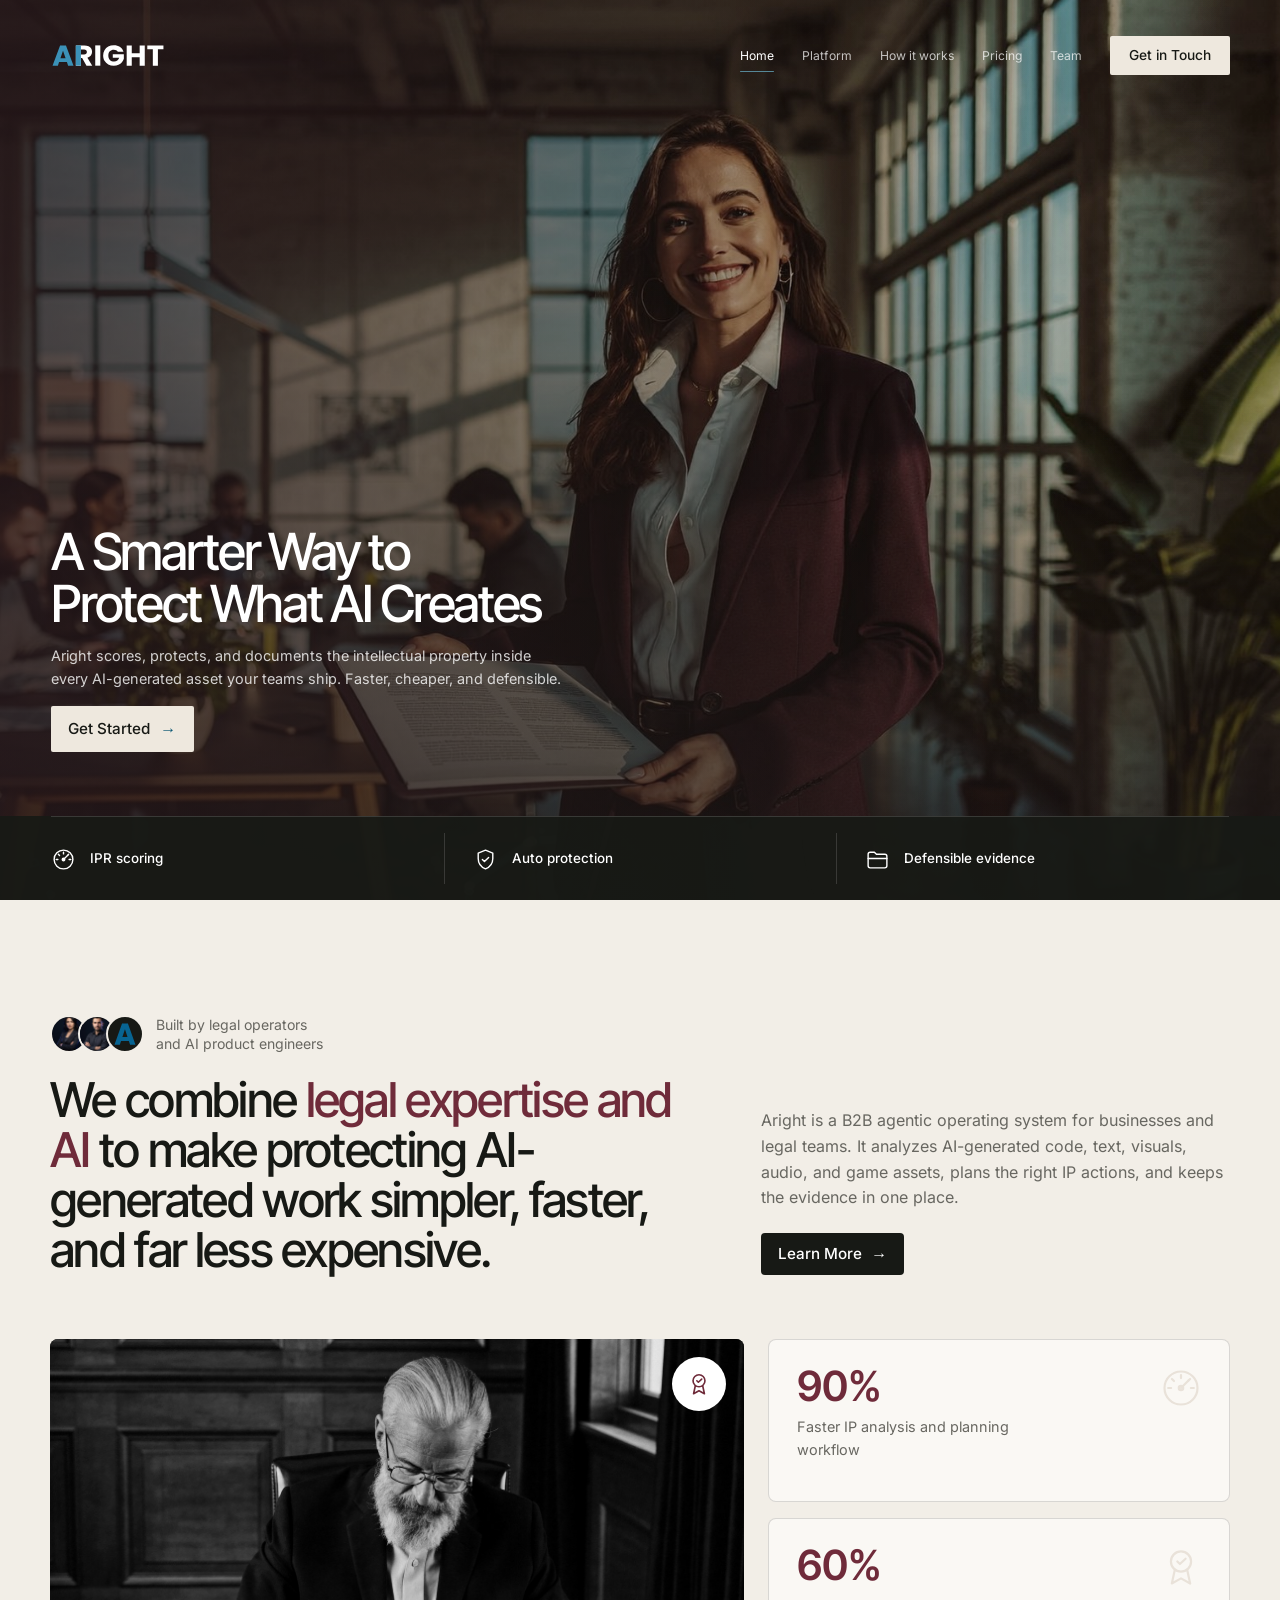
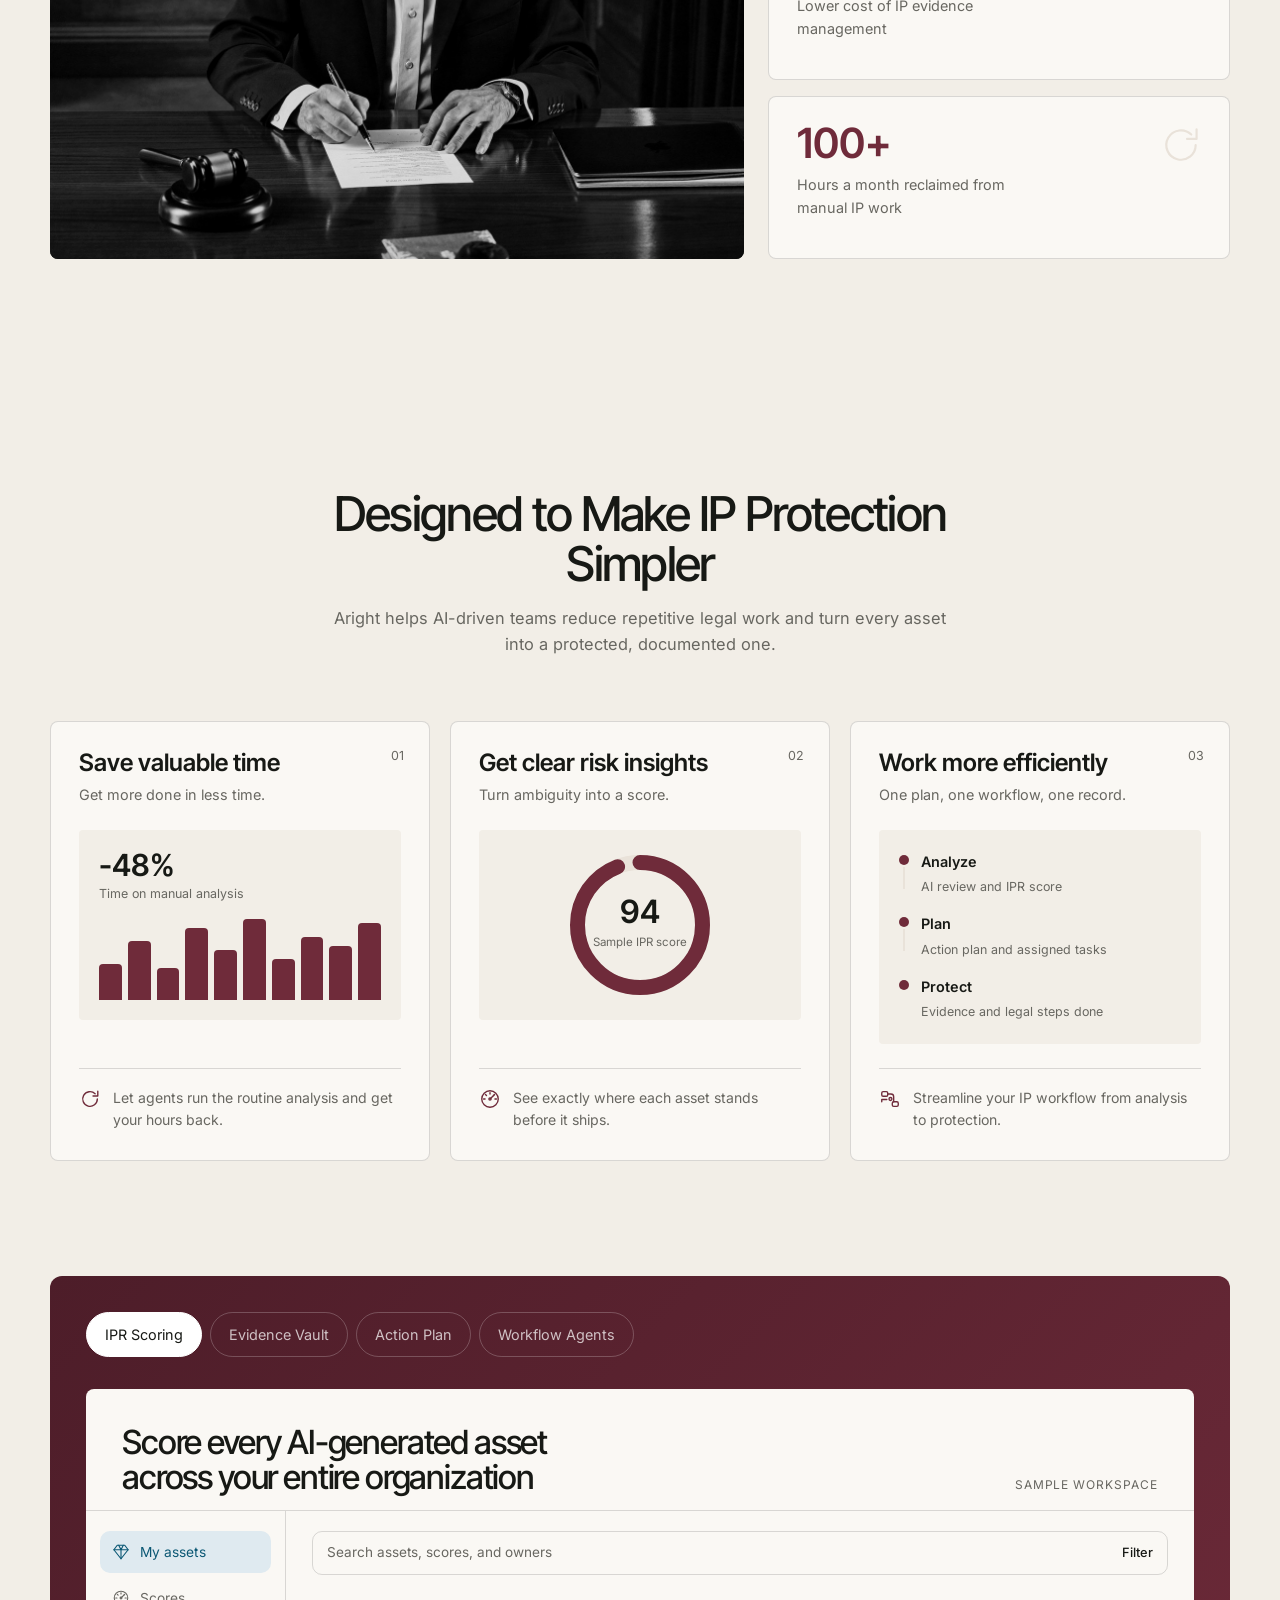
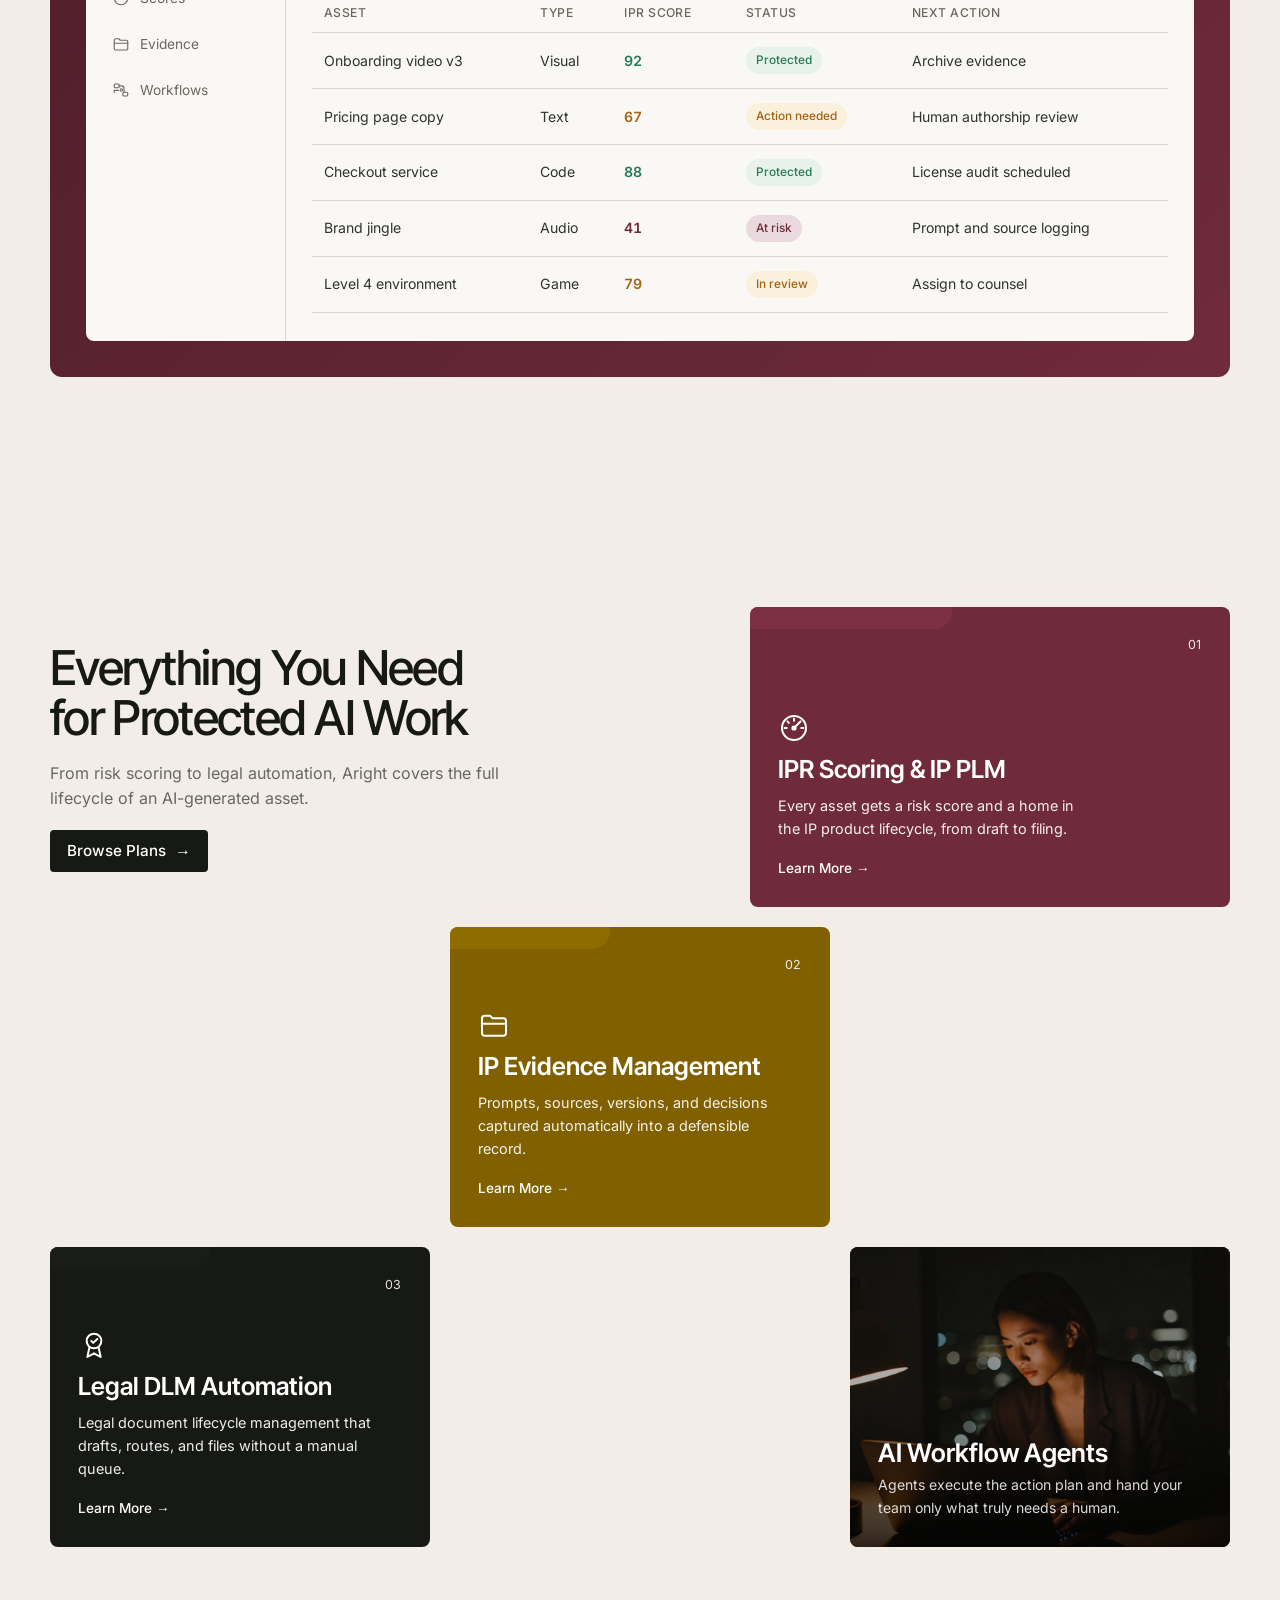
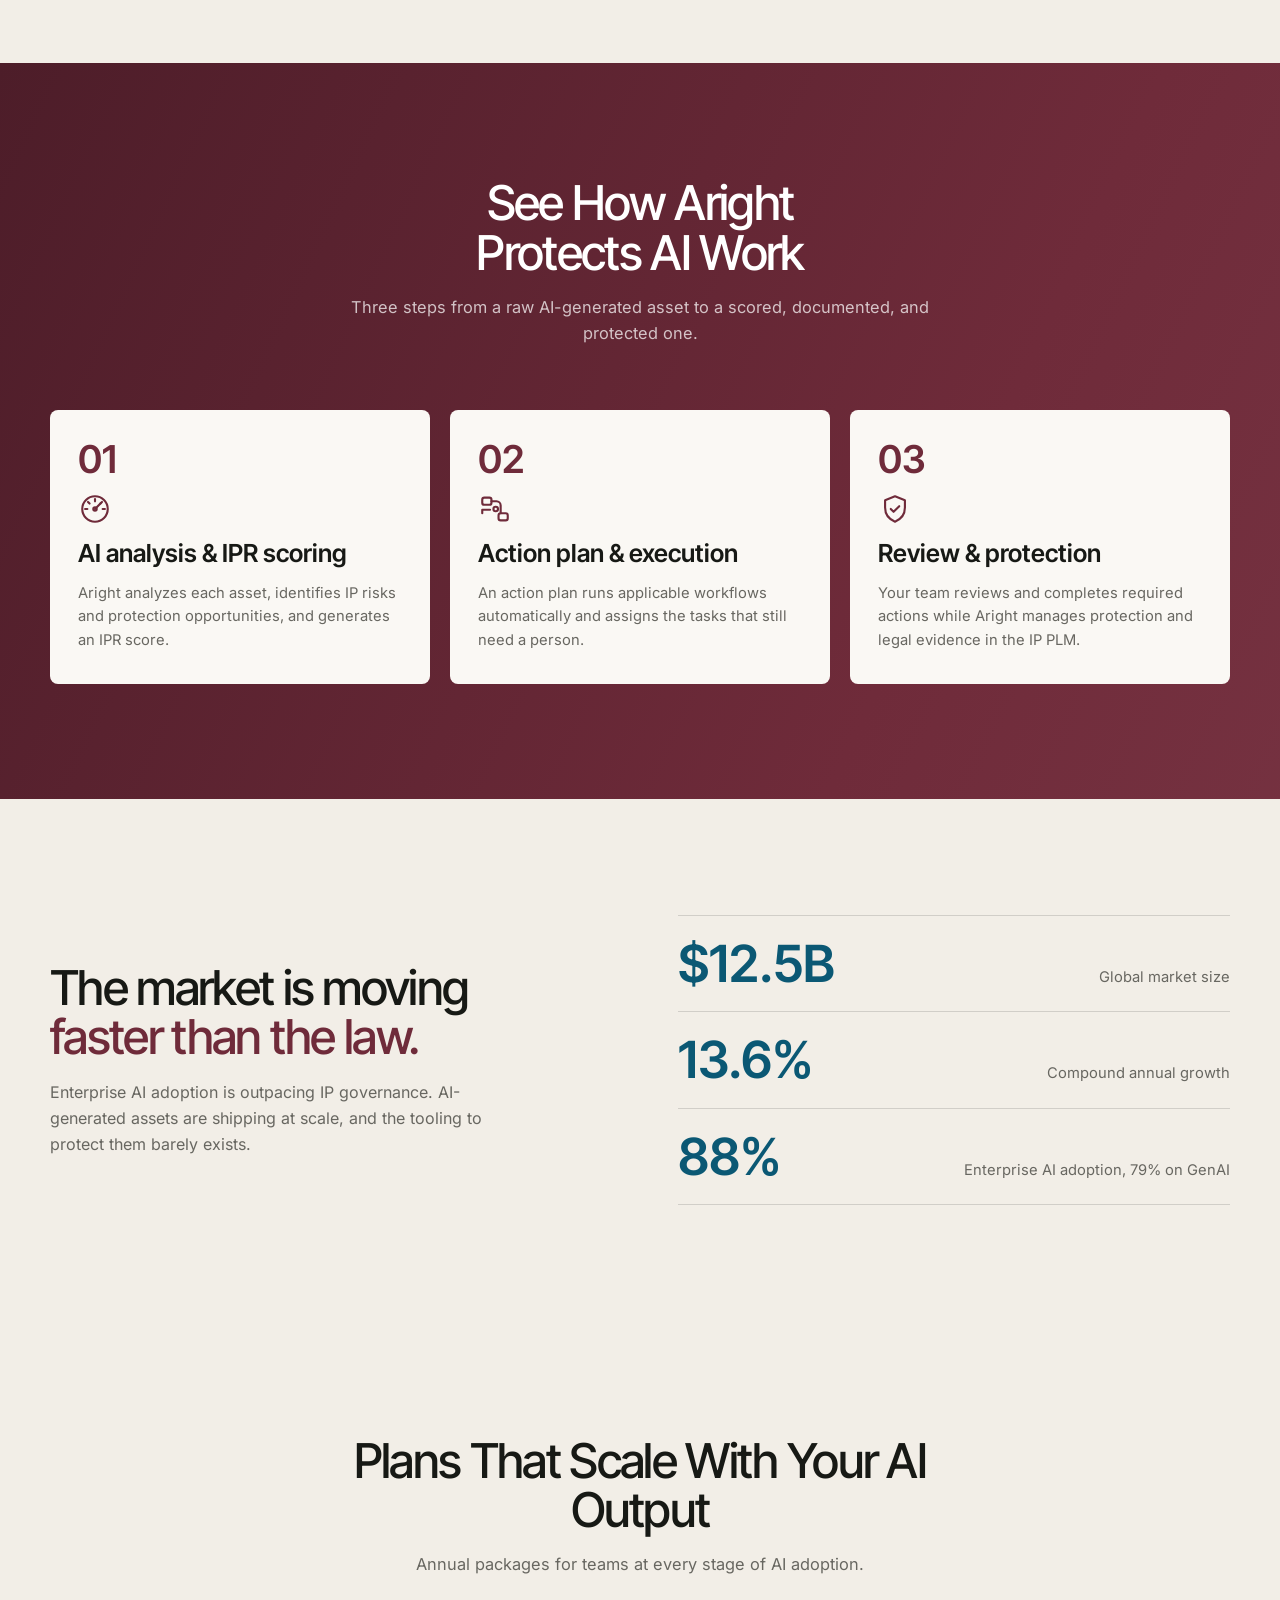
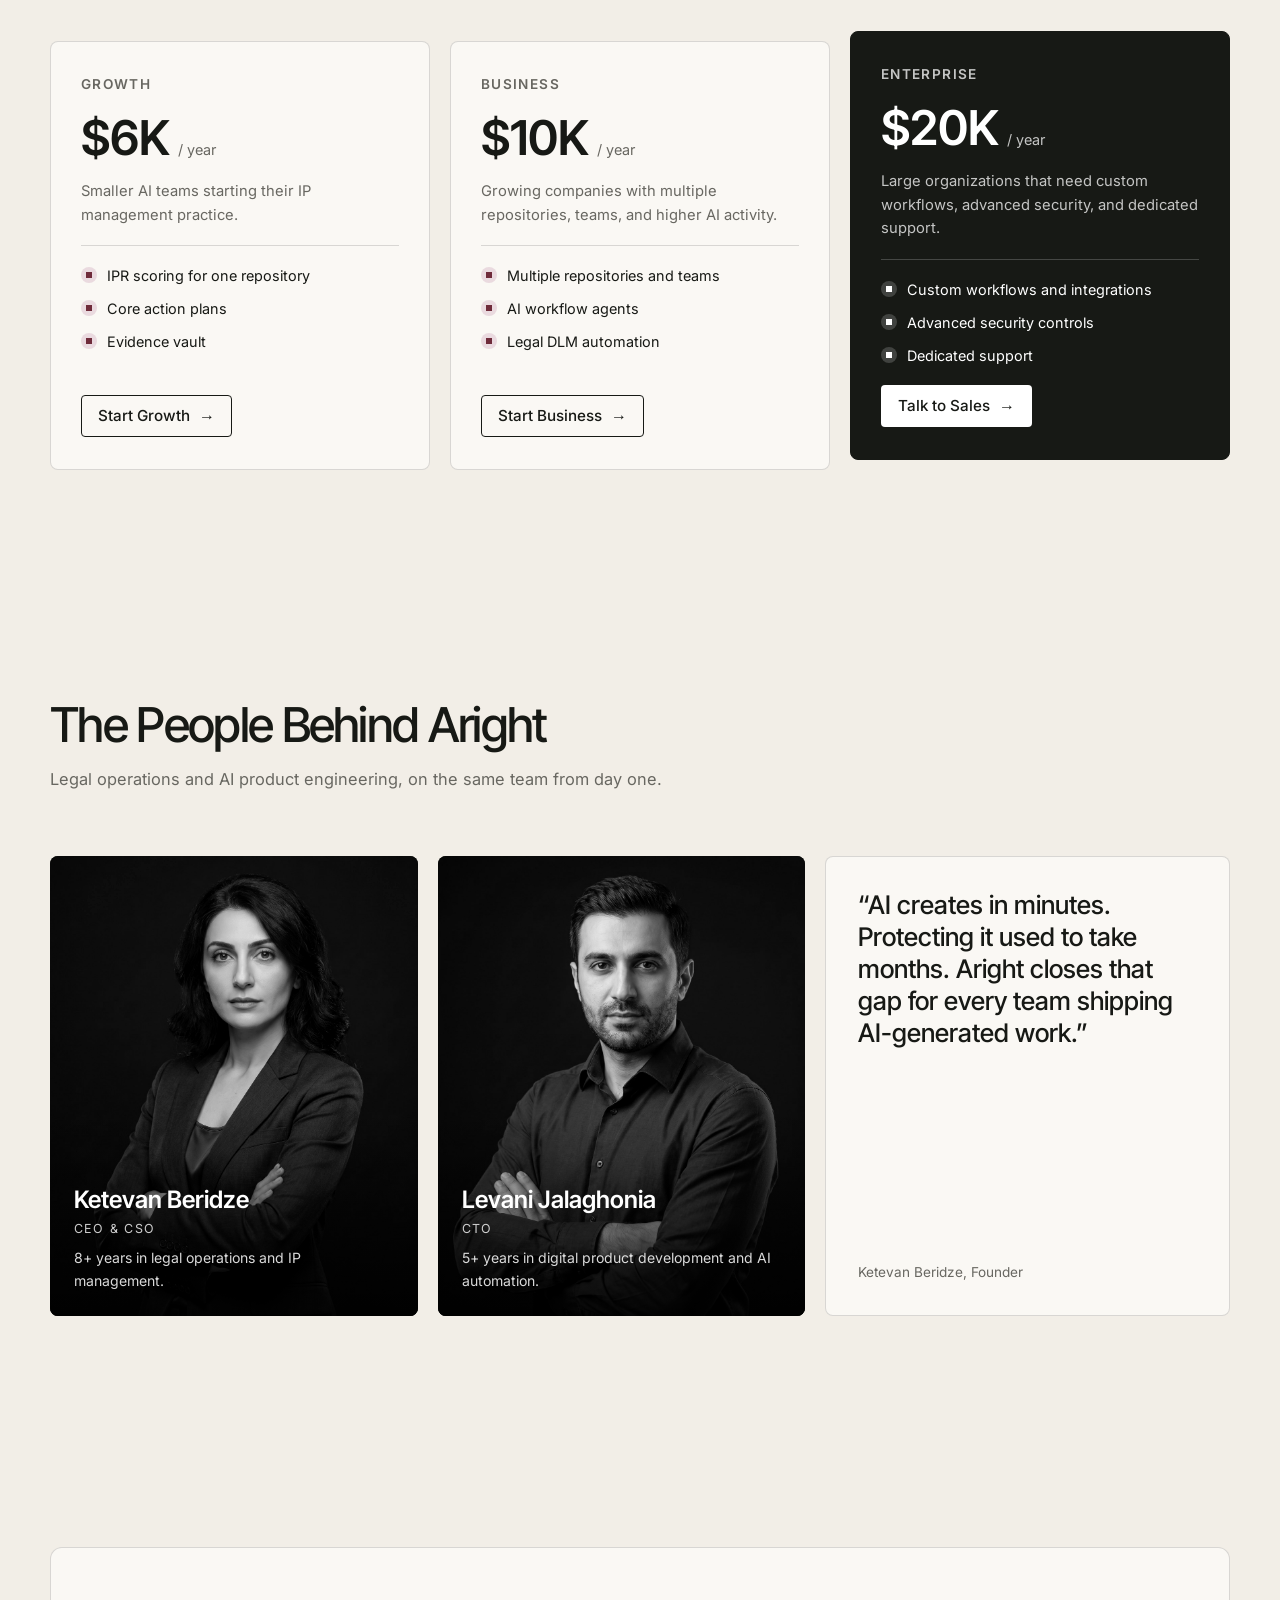
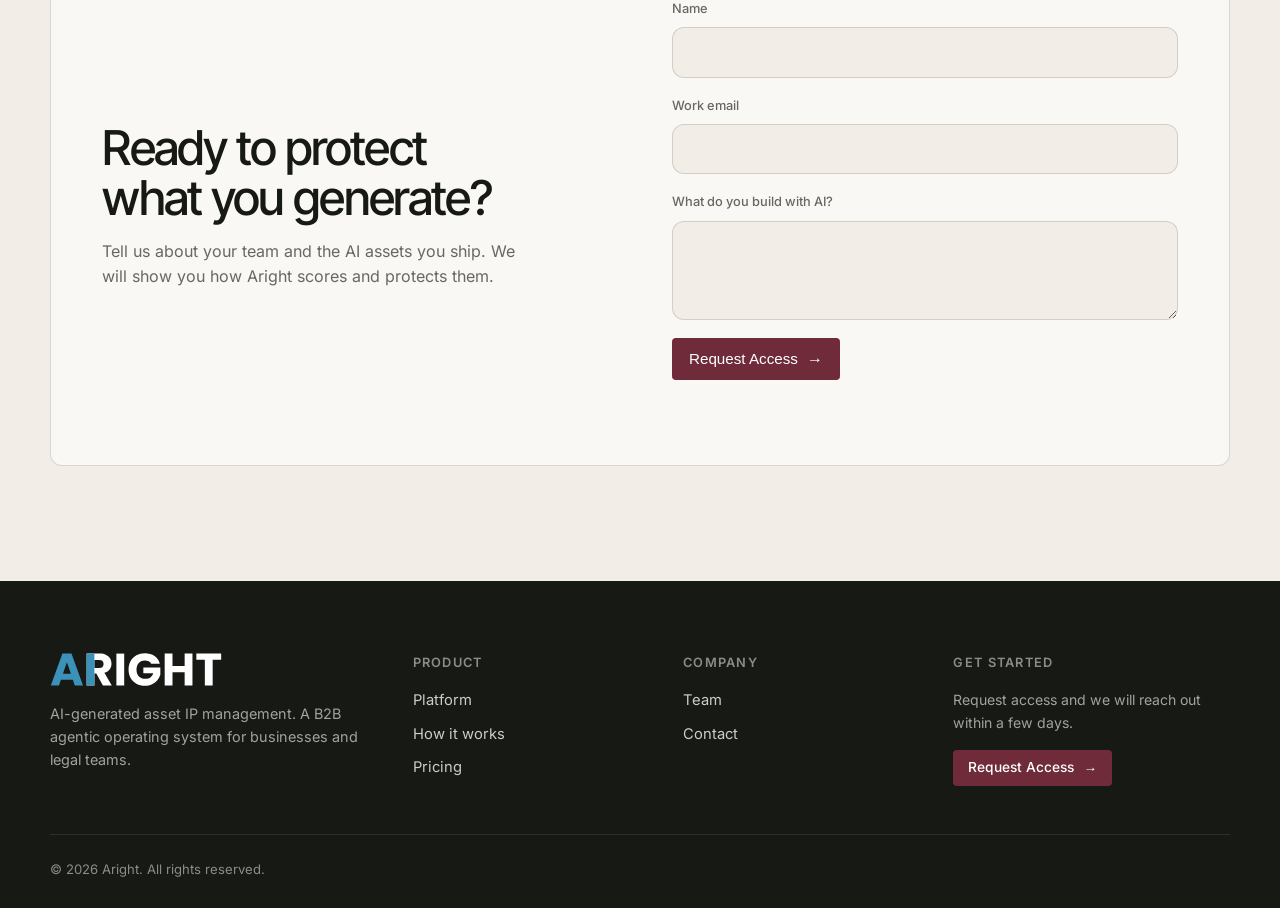
<file: index.html>
<!doctype html>
<html lang="en" class="no-js">
<head>
  <meta charset="utf-8" />
  <meta name="viewport" content="width=device-width, initial-scale=1, viewport-fit=cover" />
  <title>Aright | AI-Generated Asset IP Management</title>
  <meta name="description" content="Aright scores, protects, and documents the intellectual property inside every AI-generated asset your teams ship. Built for AI-driven companies and legal teams." />
  <meta name="theme-color" content="#171915" />
  <link rel="icon" href="assets/img/brand-mark.svg" type="image/svg+xml" />
  <link rel="icon" href="assets/img/favicon-32.png" sizes="32x32" />
  <link rel="apple-touch-icon" href="assets/img/apple-touch-icon.png" />
  <meta property="og:title" content="Aright | AI-Generated Asset IP Management" />
  <meta property="og:description" content="Score, protect, and document the IP inside every AI-generated asset." />
  <meta property="og:type" content="website" />
  <meta property="og:image" content="assets/img/hero.jpg" />
  <script>
    document.documentElement.classList.replace("no-js", "js");
    window.__arightBootWatch = setTimeout(function () {
      document.documentElement.classList.remove("js");
      document.documentElement.classList.add("no-js", "boot-failed");
      if (document.body) document.body.classList.remove("is-loading");
    }, 2500);
  </script>
  <link rel="stylesheet" href="css/styles.css" />
</head>
<body>

  <!-- Icon sprite (inline so it works from file:// and takes any color) -->
  <svg width="0" height="0" style="position:absolute" aria-hidden="true" focusable="false">
    <defs>
      <symbol id="i-gauge" viewBox="0 0 24 24"><circle cx="12" cy="12" r="9"/><path d="M12 12l4.2-4.2"/><path d="M12 5v1.6M5 12h1.6M17.4 12H19M7.05 7.05l1.13 1.13M16.95 7.05l-1.13 1.13"/><circle cx="12" cy="12" r="1.2"/></symbol>
      <symbol id="i-shield" viewBox="0 0 24 24"><path d="M12 3l7 2.8V11c0 4.8-3.1 8.4-7 10-3.9-1.6-7-5.2-7-10V5.8z"/><path d="M9 12l2 2 4-4"/></symbol>
      <symbol id="i-node" viewBox="0 0 24 24"><rect x="3" y="4" width="6.5" height="5" rx="1.5"/><rect x="14.5" y="15" width="6.5" height="5" rx="1.5"/><path d="M9.5 6.5H13a3 3 0 0 1 3 3V15"/><circle cx="12.5" cy="12" r="1.6"/><path d="M3 15v-2.5h5.5"/></symbol>
      <symbol id="i-folder" viewBox="0 0 24 24"><path d="M3 7a2 2 0 0 1 2-2h4l2 2h8a2 2 0 0 1 2 2v9a2 2 0 0 1-2 2H5a2 2 0 0 1-2-2z"/><path d="M3 11h18"/></symbol>
      <symbol id="i-facet" viewBox="0 0 24 24"><path d="M7 3h10l4.5 6L12 21 2.5 9z"/><path d="M2.5 9h19M9 3l3 6 3-6M12 9v12"/></symbol>
      <symbol id="i-seal" viewBox="0 0 24 24"><circle cx="12" cy="9" r="5.5"/><path d="M8.6 13.6L7 21l5-2.8 5 2.8-1.6-7.4"/><path d="M10 9l1.4 1.4L14.5 7.5"/></symbol>
      <symbol id="i-loop" viewBox="0 0 24 24"><path d="M20 12a8 8 0 1 1-2.4-5.7"/><path d="M20.5 3.5v5.2h-5.2"/></symbol>
      <symbol id="i-alert" viewBox="0 0 24 24"><path d="M12 3.5l9.5 16.5h-19z"/><path d="M12 9.5v4.5M12 17.2v.3"/></symbol>
    </defs>
  </svg>

  <!-- Loader -->
  <div class="loader" id="loader" aria-hidden="true">
    <div class="loader__mark">
      <img class="brand-logo" src="assets/img/brand-logo.svg" alt="" width="190" height="37" />
    </div>
    <div class="loader__bar"><span></span></div>
  </div>

  <nav class="nav" id="nav" aria-label="Primary">
    <a class="nav__brand" href="#top" aria-label="Aright home">
      <img class="brand-logo" src="assets/img/brand-logo-light.svg" alt="Aright" width="154" height="30" />
    </a>
    <button class="nav__toggle" id="navToggle" type="button" aria-expanded="false" aria-controls="navMenu" aria-label="Open menu">
      <span></span><span></span>
    </button>
    <div class="nav__menu" id="navMenu">
      <a class="nav__link is-active" href="#top">Home</a>
      <a class="nav__link" href="#platform">Platform</a>
      <a class="nav__link" href="#how">How it works</a>
      <a class="nav__link" href="#pricing">Pricing</a>
      <a class="nav__link" href="#team">Team</a>
      <a class="btn btn--maroon btn--sm" href="admin/index.html#analyze">
        Get in Touch <span class="btn__arrow" aria-hidden="true"></span>
      </a>
    </div>
    <a class="nav__mobile-cta" href="admin/index.html#analyze">Get in Touch <span aria-hidden="true">↗</span></a>
  </nav>

  <!-- ===== HERO ===== -->
  <header class="hero" id="top">
    <div class="hero__bg">
      <img src="assets/img/hero.jpg" alt="" id="heroImg" width="1920" height="1080" fetchpriority="high" />
    </div>
    <div class="hero__frame">
      <div class="hero__content">
        <span class="pill reveal reveal--left"><i class="pill__dot"></i>AI-Generated Asset IP Management</span>
        <h1 class="display reveal reveal--left" style="--d:.05s">A Smarter Way to Protect What AI Creates</h1>
        <p class="hero__lead reveal reveal--left" style="--d:.10s">
          Aright scores, protects, and documents the intellectual property inside every
          AI-generated asset your teams ship. Faster, cheaper, and defensible.
        </p>
        <a class="btn btn--light reveal reveal--left" style="--d:.15s" href="#contact">
          Get Started <span class="btn__arrow" aria-hidden="true"></span>
        </a>
      </div>

      <ul class="hero__features">
        <li class="reveal" style="--d:.12s">
          <svg class="icon icon--lg" aria-hidden="true"><use href="#i-gauge"/></svg>
          <div><h3>IPR scoring</h3><p>Every asset is analyzed and given a risk score before it ships.</p></div>
        </li>
        <li class="reveal" style="--d:.18s">
          <svg class="icon icon--lg" aria-hidden="true"><use href="#i-shield"/></svg>
          <div><h3>Auto protection</h3><p>Action plans and legal workflows run without a manual queue.</p></div>
        </li>
        <li class="reveal" style="--d:.24s">
          <svg class="icon icon--lg" aria-hidden="true"><use href="#i-folder"/></svg>
          <div><h3>Defensible evidence</h3><p>A secure, searchable record ready for any review or dispute.</p></div>
        </li>
      </ul>
    </div>
  </header>

  <main>

    <!-- ===== INTRO / STATS ===== -->
    <section class="section intro">
      <div class="container intro__grid">
        <div class="intro__text">
          <div class="avatars reveal reveal--left">
            <img src="assets/img/founder-ketevan.jpg" alt="" loading="lazy" decoding="async" />
            <img src="assets/img/founder-levani.jpg" alt="" loading="lazy" decoding="async" />
            <span class="avatars__mark"><img src="assets/img/brand-mark.svg" alt="" /></span>
            <p>Built by legal operators<br />and AI product engineers</p>
          </div>
          <h2 class="h2 reveal reveal--left" style="--d:.08s">
            We combine <em>legal expertise and AI</em> to make protecting AI-generated work simpler, faster, and far less expensive.
          </h2>
        </div>
        <div class="intro__aside reveal reveal--right" style="--d:.16s">
          <p>
            Aright is a B2B agentic operating system for businesses and legal teams. It analyzes
            AI-generated code, text, visuals, audio, and game assets, plans the right IP actions,
            and keeps the evidence in one place.
          </p>
          <a class="btn btn--dark" href="#how">Learn More <span class="btn__arrow" aria-hidden="true"></span></a>
        </div>
      </div>

      <div class="container intro__media">
        <figure class="media-card reveal reveal--left">
          <img src="assets/img/trust.jpg" alt="Legal professional reviewing documents" width="1200" height="900" loading="lazy" decoding="async" />
          <figcaption class="media-card__badge"><svg class="icon" aria-hidden="true"><use href="#i-seal"/></svg></figcaption>
        </figure>
        <ul class="stats">
          <li class="stat reveal reveal--right" style="--d:.08s">
            <div class="stat__num"><span data-count="90">0</span>%</div>
            <p>Faster IP analysis and planning workflow</p>
            <svg class="icon" aria-hidden="true"><use href="#i-gauge"/></svg>
          </li>
          <li class="stat reveal reveal--right" style="--d:.16s">
            <div class="stat__num"><span data-count="60">0</span>%</div>
            <p>Lower cost of IP evidence management</p>
            <svg class="icon" aria-hidden="true"><use href="#i-seal"/></svg>
          </li>
          <li class="stat reveal reveal--right" style="--d:.24s">
            <div class="stat__num"><span data-count="100">0</span>+</div>
            <p>Hours a month reclaimed from manual IP work</p>
            <svg class="icon" aria-hidden="true"><use href="#i-loop"/></svg>
          </li>
        </ul>
      </div>
    </section>

    <!-- ===== SIMPLER ===== -->
    <section class="section simpler" id="platform">
      <div class="container">
        <header class="section__head reveal">
          <h2 class="h2">Designed to Make IP Protection Simpler</h2>
          <p>Aright helps AI-driven teams reduce repetitive legal work and turn every asset into a protected, documented one.</p>
        </header>

        <div class="cards3">
          <article class="card reveal reveal--scale">
            <span class="card__num">01</span>
            <h3>Save valuable time</h3>
            <p class="card__sub">Get more done in less time.</p>
            <div class="mini mini--bars">
              <div class="mini__label"><strong>-48%</strong><span>Time on manual analysis</span></div>
              <div class="bars" aria-hidden="true">
                <i style="--h:40%"></i><i style="--h:65%"></i><i style="--h:35%"></i><i style="--h:80%"></i><i style="--h:55%"></i><i style="--h:90%"></i><i style="--h:45%"></i><i style="--h:70%"></i><i style="--h:60%"></i><i style="--h:85%"></i>
              </div>
            </div>
            <a class="card__link" href="#how"><svg class="icon" aria-hidden="true"><use href="#i-loop"/></svg>Let agents run the routine analysis and get your hours back.</a>
          </article>

          <article class="card reveal reveal--scale" style="--d:.1s">
            <span class="card__num">02</span>
            <h3>Get clear risk insights</h3>
            <p class="card__sub">Turn ambiguity into a score.</p>
            <div class="mini mini--donut">
              <svg viewBox="0 0 120 120" class="donut" aria-hidden="true">
                <circle cx="60" cy="60" r="50" class="donut__track"/>
                <circle cx="60" cy="60" r="50" class="donut__fill" data-pct="94"/>
              </svg>
              <div class="donut__label"><strong>94</strong><span>Sample IPR score</span></div>
            </div>
            <a class="card__link" href="#how"><svg class="icon" aria-hidden="true"><use href="#i-gauge"/></svg>See exactly where each asset stands before it ships.</a>
          </article>

          <article class="card reveal reveal--scale" style="--d:.2s">
            <span class="card__num">03</span>
            <h3>Work more efficiently</h3>
            <p class="card__sub">One plan, one workflow, one record.</p>
            <div class="mini mini--flow">
              <ul aria-hidden="true">
                <li><b></b><div><strong>Analyze</strong><span>AI review and IPR score</span></div></li>
                <li><b></b><div><strong>Plan</strong><span>Action plan and assigned tasks</span></div></li>
                <li><b></b><div><strong>Protect</strong><span>Evidence and legal steps done</span></div></li>
              </ul>
            </div>
            <a class="card__link" href="#how"><svg class="icon" aria-hidden="true"><use href="#i-node"/></svg>Streamline your IP workflow from analysis to protection.</a>
          </article>
        </div>
      </div>
    </section>

    <!-- ===== PRODUCT PANEL ===== -->
    <section class="section section--flush">
      <div class="container">
        <div class="panel reveal">
          <div class="tabs" role="tablist" aria-label="Product areas">
            <button class="tab is-active" id="tab-scoring" role="tab" aria-selected="true" aria-controls="productPanel" tabindex="0" data-tab="scoring">IPR Scoring</button>
            <button class="tab" id="tab-evidence" role="tab" aria-selected="false" aria-controls="productPanel" tabindex="-1" data-tab="evidence">Evidence Vault</button>
            <button class="tab" id="tab-plan" role="tab" aria-selected="false" aria-controls="productPanel" tabindex="-1" data-tab="plan">Action Plan</button>
            <button class="tab" id="tab-agents" role="tab" aria-selected="false" aria-controls="productPanel" tabindex="-1" data-tab="agents">Workflow Agents</button>
          </div>

          <div class="app" id="productPanel" role="tabpanel" aria-labelledby="tab-scoring" tabindex="0">
            <div class="app__head">
              <h2 class="h2" id="appTitle">Score every AI-generated asset across your entire organization</h2>
              <span class="app__hint">Sample workspace</span>
            </div>
            <div class="app__body">
              <aside class="app__side">
                <span class="is-active"><svg class="icon" aria-hidden="true"><use href="#i-facet"/></svg>My assets</span>
                <span><svg class="icon" aria-hidden="true"><use href="#i-gauge"/></svg>Scores</span>
                <span><svg class="icon" aria-hidden="true"><use href="#i-folder"/></svg>Evidence</span>
                <span><svg class="icon" aria-hidden="true"><use href="#i-node"/></svg>Workflows</span>
              </aside>
              <div class="app__main">
                <div class="app__search"><span>Search assets, scores, and owners</span><span class="app__filter">Filter</span></div>
                <table class="app__table">
                  <thead>
                    <tr><th>Asset</th><th>Type</th><th>IPR score</th><th>Status</th><th>Next action</th></tr>
                  </thead>
                  <tbody>
                    <tr><td>Onboarding video v3</td><td>Visual</td><td><b class="score score--ok">92</b></td><td><span class="tag tag--ok">Protected</span></td><td>Archive evidence</td></tr>
                    <tr><td>Pricing page copy</td><td>Text</td><td><b class="score score--mid">67</b></td><td><span class="tag tag--mid">Action needed</span></td><td>Human authorship review</td></tr>
                    <tr><td>Checkout service</td><td>Code</td><td><b class="score score--ok">88</b></td><td><span class="tag tag--ok">Protected</span></td><td>License audit scheduled</td></tr>
                    <tr><td>Brand jingle</td><td>Audio</td><td><b class="score score--low">41</b></td><td><span class="tag tag--low">At risk</span></td><td>Prompt and source logging</td></tr>
                    <tr><td>Level 4 environment</td><td>Game</td><td><b class="score score--mid">79</b></td><td><span class="tag tag--mid">In review</span></td><td>Assign to counsel</td></tr>
                  </tbody>
                </table>
              </div>
            </div>
          </div>
        </div>
      </div>
    </section>

    <!-- ===== BENTO ===== -->
    <section class="section bento-section">
      <div class="container bento">
        <div class="bento__intro reveal reveal--left">
          <h2 class="h2">Everything You Need<br />for Protected AI Work</h2>
          <p>From risk scoring to legal automation, Aright covers the full lifecycle of an AI-generated asset.</p>
          <a class="btn btn--dark" href="#pricing">Browse Plans <span class="btn__arrow" aria-hidden="true"></span></a>
        </div>

        <article class="tile tile--maroon reveal reveal--scale" style="--d:.08s">
          <span class="tile__num">01</span>
          <svg class="icon icon--light" aria-hidden="true"><use href="#i-gauge"/></svg>
          <h3>IPR Scoring & IP PLM</h3>
          <p>Every asset gets a risk score and a home in the IP product lifecycle, from draft to filing.</p>
          <a href="#how">Learn More <span aria-hidden="true">→</span></a>
        </article>

        <article class="tile tile--olive reveal reveal--scale" style="--d:.16s">
          <span class="tile__num">02</span>
          <svg class="icon icon--light" aria-hidden="true"><use href="#i-folder"/></svg>
          <h3>IP Evidence Management</h3>
          <p>Prompts, sources, versions, and decisions captured automatically into a defensible record.</p>
          <a href="#how">Learn More <span aria-hidden="true">→</span></a>
        </article>

        <article class="tile tile--dark reveal reveal--scale" style="--d:.24s">
          <span class="tile__num">03</span>
          <svg class="icon icon--light" aria-hidden="true"><use href="#i-seal"/></svg>
          <h3>Legal DLM Automation</h3>
          <p>Legal document lifecycle management that drafts, routes, and files without a manual queue.</p>
          <a href="#how">Learn More <span aria-hidden="true">→</span></a>
        </article>

        <article class="tile tile--photo reveal reveal--scale" style="--d:.32s">
          <img src="assets/img/agents.jpg" alt="" width="900" height="600" loading="lazy" decoding="async" />
          <div class="tile__over">
            <h3>AI Workflow Agents</h3>
            <p>Agents execute the action plan and hand your team only what truly needs a human.</p>
          </div>
        </article>
      </div>
    </section>

    <!-- ===== HOW IT WORKS ===== -->
    <section class="section band band--maroon" id="how">
      <div class="container">
        <header class="section__head section__head--light reveal">
          <h2 class="h2">See How Aright<br />Protects AI Work</h2>
          <p>Three steps from a raw AI-generated asset to a scored, documented, and protected one.</p>
        </header>

        <div class="steps" id="steps">
          <article class="step reveal reveal--scale">
            <span class="step__num">01</span>
            <svg class="icon" aria-hidden="true"><use href="#i-gauge"/></svg>
            <h3>AI analysis & IPR scoring</h3>
            <p>Aright analyzes each asset, identifies IP risks and protection opportunities, and generates an IPR score.</p>
          </article>
          <article class="step reveal reveal--scale" style="--d:.1s">
            <span class="step__num">02</span>
            <svg class="icon" aria-hidden="true"><use href="#i-node"/></svg>
            <h3>Action plan & execution</h3>
            <p>An action plan runs applicable workflows automatically and assigns the tasks that still need a person.</p>
          </article>
          <article class="step reveal reveal--scale" style="--d:.2s">
            <span class="step__num">03</span>
            <svg class="icon" aria-hidden="true"><use href="#i-shield"/></svg>
            <h3>Review & protection</h3>
            <p>Your team reviews and completes required actions while Aright manages protection and legal evidence in the IP PLM.</p>
          </article>
        </div>
      </div>
    </section>

    <!-- ===== WHY NOW ===== -->
    <section class="section whynow">
      <div class="container whynow__grid">
        <div class="reveal reveal--left">
          <h2 class="h2">The market is moving<br /><em>faster than the law.</em></h2>
          <p>Enterprise AI adoption is outpacing IP governance. AI-generated assets are shipping at scale, and the tooling to protect them barely exists.</p>
        </div>
        <ul class="figures">
          <li class="reveal reveal--right" style="--d:.08s"><strong>$12.5B</strong><span>Global market size</span></li>
          <li class="reveal reveal--right" style="--d:.16s"><strong>13.6%</strong><span>Compound annual growth</span></li>
          <li class="reveal reveal--right" style="--d:.24s"><strong>88%</strong><span>Enterprise AI adoption, 79% on GenAI</span></li>
        </ul>
      </div>
    </section>

    <!-- ===== PRICING ===== -->
    <section class="section pricing" id="pricing">
      <div class="container">
        <header class="section__head reveal">
          <h2 class="h2">Plans That Scale With Your AI Output</h2>
          <p>Annual packages for teams at every stage of AI adoption.</p>
        </header>
        <div class="plans">
          <article class="plan reveal reveal--scale">
            <h3>Growth</h3>
            <div class="plan__price"><strong>$6K</strong><span>/ year</span></div>
            <p>Smaller AI teams starting their IP management practice.</p>
            <ul>
              <li>IPR scoring for one repository</li>
              <li>Core action plans</li>
              <li>Evidence vault</li>
            </ul>
            <a class="btn btn--outline" href="#contact">Start Growth <span class="btn__arrow" aria-hidden="true"></span></a>
          </article>
          <article class="plan reveal reveal--scale" style="--d:.1s">
            <h3>Business</h3>
            <div class="plan__price"><strong>$10K</strong><span>/ year</span></div>
            <p>Growing companies with multiple repositories, teams, and higher AI activity.</p>
            <ul>
              <li>Multiple repositories and teams</li>
              <li>AI workflow agents</li>
              <li>Legal DLM automation</li>
            </ul>
            <a class="btn btn--outline" href="#contact">Start Business <span class="btn__arrow" aria-hidden="true"></span></a>
          </article>
          <article class="plan plan--featured reveal reveal--scale" style="--d:.2s">
            <h3>Enterprise</h3>
            <div class="plan__price"><strong>$20K</strong><span>/ year</span></div>
            <p>Large organizations that need custom workflows, advanced security, and dedicated support.</p>
            <ul>
              <li>Custom workflows and integrations</li>
              <li>Advanced security controls</li>
              <li>Dedicated support</li>
            </ul>
            <a class="btn btn--light" href="#contact">Talk to Sales <span class="btn__arrow" aria-hidden="true"></span></a>
          </article>
        </div>
      </div>
    </section>

    <!-- ===== TEAM ===== -->
    <section class="section team" id="team">
      <div class="container">
        <header class="section__head section__head--left reveal">
          <h2 class="h2">The People Behind Aright</h2>
          <p>Legal operations and AI product engineering, on the same team from day one.</p>
        </header>
        <div class="people">
          <article class="person reveal reveal--left">
            <img src="assets/img/founder-ketevan.jpg" alt="Ketevan Beridze" width="800" height="1000" loading="lazy" decoding="async" />
            <div class="person__meta">
              <h3>Ketevan Beridze</h3>
              <span>CEO & CSO</span>
              <p>8+ years in legal operations and IP management.</p>
            </div>
          </article>
          <article class="person reveal reveal--scale" style="--d:.1s">
            <img src="assets/img/founder-levani.jpg" alt="Levani Jalaghonia" width="800" height="1000" loading="lazy" decoding="async" />
            <div class="person__meta">
              <h3>Levani Jalaghonia</h3>
              <span>CTO</span>
              <p>5+ years in digital product development and AI automation.</p>
            </div>
          </article>
          <blockquote class="person__quote reveal reveal--right" style="--d:.2s">
            <p>“AI creates in minutes. Protecting it used to take months. Aright closes that gap for every team shipping AI-generated work.”</p>
            <footer>Ketevan Beridze, Founder</footer>
          </blockquote>
        </div>
      </div>
    </section>

    <!-- ===== CONTACT ===== -->
    <section class="section contact" id="contact">
      <div class="container contact__card reveal">
        <div>
          <h2 class="h2">Ready to protect<br />what you generate?</h2>
          <p>Tell us about your team and the AI assets you ship. We will show you how Aright scores and protects them.</p>
        </div>
        <form class="form" id="contactForm" novalidate>
          <label>Name<input type="text" name="name" required autocomplete="name" /></label>
          <label>Work email<input type="email" name="email" required autocomplete="email" /></label>
          <label>What do you build with AI?<textarea name="message" rows="3"></textarea></label>
          <button class="btn btn--maroon" type="submit">Request Access <span class="btn__arrow" aria-hidden="true"></span></button>
          <p class="form__note" id="formNote" role="status"></p>
        </form>
      </div>
    </section>

  </main>

  <!-- ===== FOOTER ===== -->
  <footer class="footer">
    <div class="container footer__grid">
      <div class="footer__brand">
        <img class="brand-logo brand-logo--footer" src="assets/img/brand-logo-light.svg" alt="Aright" width="172" height="34" />
        <p>AI-generated asset IP management. A B2B agentic operating system for businesses and legal teams.</p>
      </div>
      <div class="footer__col">
        <h4>Product</h4>
        <a href="#platform">Platform</a>
        <a href="#how">How it works</a>
        <a href="#pricing">Pricing</a>
      </div>
      <div class="footer__col">
        <h4>Company</h4>
        <a href="#team">Team</a>
        <a href="#contact">Contact</a>
      </div>
      <div class="footer__col">
        <h4>Get started</h4>
        <p>Request access and we will reach out within a few days.</p>
        <a class="btn btn--maroon btn--sm" href="#contact">Request Access <span class="btn__arrow" aria-hidden="true"></span></a>
      </div>
    </div>
    <div class="container footer__bottom">
      <span>© <span id="year"></span> Aright. All rights reserved.</span>
    </div>
  </footer>

  <script src="js/main.js" defer></script>
</body>
</html>
</file>
<file: css/styles.css>
/* =========================================================
   Aright — design system
   Brand palette and typography are taken from the pitch deck.
   ========================================================= */

@font-face {
  font-family: "Inter";
  src: url("../assets/fonts/inter-latin.woff2") format("woff2");
  font-style: normal;
  font-weight: 400 600;
  font-display: swap;
}

@font-face {
  font-family: "Inter Tight";
  src: url("../assets/fonts/inter-tight-latin.woff2") format("woff2");
  font-style: normal;
  font-weight: 400 600;
  font-display: swap;
}

:root {
  --cream: #f2eee7;
  --cream-2: #e9e2d9;
  --paper: #faf8f4;
  --ink: #171915;
  --ink-2: #30322d;
  --muted: #686761;
  --line: rgba(23, 25, 21, 0.15);
  --brand-blue: #0b5874;
  --brand-blue-deep: #07384c;
  --brand-blue-soft: #dfeaf0;
  --maroon: #6f2b3a;
  --maroon-deep: #4d1d29;
  --maroon-soft: #eadadf;
  --olive: #806000;
  --gold: #b4860b;
  --green: #287a53;
  --amber: #a46314;

  --display: "Inter Tight", "Helvetica Neue", "Segoe UI", Arial, sans-serif;
  --sans: "Inter", "Helvetica Neue", "Segoe UI", Arial, sans-serif;
  --serif: var(--display);

  --r-lg: 12px;
  --r-md: 8px;
  --r-sm: 4px;

  --container: 1180px;
  --gutter: 24px;

  --ease: cubic-bezier(0.16, 1, 0.3, 1);
}

*,
*::before,
*::after {
  box-sizing: border-box;
}

html {
  scroll-behavior: smooth;
  scroll-padding-top: 108px;
  -webkit-text-size-adjust: 100%;
}

body {
  margin: 0;
  background: var(--cream);
  color: var(--ink);
  font-family: var(--sans);
  font-size: 16px;
  line-height: 1.6;
  -webkit-font-smoothing: antialiased;
  overflow-x: hidden;
}

body.is-loading {
  overflow: hidden;
}

img {
  max-width: 100%;
  display: block;
}

a {
  color: inherit;
  text-decoration: none;
}

ul {
  list-style: none;
  margin: 0;
  padding: 0;
}

h1,
h2,
h3,
h4,
p {
  margin: 0;
}

.container {
  width: min(var(--container), 100% - var(--gutter) * 2);
  margin-inline: auto;
}

.wordmark {
  font-family: var(--sans);
  font-size: 1.5rem;
  letter-spacing: 0.03em;
  font-weight: 600;
}

.brand-logo {
  display: block;
  width: auto;
  height: auto;
}

/* ---------- Typography ---------- */
.display {
  font-family: var(--display);
  font-weight: 500;
  font-size: clamp(2.65rem, 6vw, 4.8rem);
  line-height: 1;
  letter-spacing: -0.045em;
}

.h2 {
  font-family: var(--display);
  font-weight: 500;
  font-size: clamp(2rem, 3.8vw, 3rem);
  line-height: 1.04;
  letter-spacing: -0.035em;
}

.h2 em {
  font-style: normal;
  color: var(--maroon);
}

.section {
  padding-block: clamp(72px, 9vw, 120px);
}

.section--flush {
  padding-block: 0 clamp(72px, 9vw, 120px);
}

.section__head {
  text-align: center;
  max-width: 640px;
  margin: 0 auto clamp(40px, 5vw, 64px);
}

.section__head p {
  margin-top: 16px;
  color: var(--muted);
  font-size: 1.02rem;
}

.section__head--left {
  text-align: left;
  margin-inline: 0;
}

.section__head--light {
  color: #fff;
}

.section__head--light p {
  color: rgba(255, 255, 255, 0.72);
}

/* ---------- Reveal animation ---------- */
.reveal {
  opacity: 0;
  transform: translateY(26px);
  transition:
    opacity 0.8s var(--ease),
    transform 0.8s var(--ease);
  transition-delay: var(--d, 0s);
  will-change: opacity, transform;
}

.reveal--left {
  transform: translateX(-24px);
}

.reveal--right {
  transform: translateX(24px);
}

.reveal--scale {
  transform: translateY(18px) scale(0.975);
}

.reveal.in {
  opacity: 1;
  transform: none;
  will-change: auto;
}

:focus-visible {
  outline: 3px solid rgba(7, 100, 146, 0.38);
  outline-offset: 3px;
}

/* ---------- Icons (inline SVG sprite, colored via currentColor) ---------- */
.icon {
  display: inline-block;
  width: 26px;
  height: 26px;
  flex: 0 0 auto;
  color: var(--maroon);
  fill: none;
  stroke: currentColor;
  stroke-width: 1.5;
  stroke-linecap: round;
  stroke-linejoin: round;
  vertical-align: middle;
}

.icon--lg {
  width: 40px;
  height: 40px;
  stroke-width: 1.35;
}

.icon--light {
  color: #fff;
}

/* ---------- Buttons ---------- */
.btn {
  display: inline-flex;
  align-items: center;
  gap: 9px;
  padding: 12px 16px;
  border-radius: 4px;
  font-weight: 500;
  font-size: 0.95rem;
  line-height: 1;
  border: 1px solid transparent;
  cursor: pointer;
  position: relative;
  isolation: isolate;
  overflow: hidden;
  transition:
    transform 0.35s var(--ease),
    background-color 0.3s ease,
    color 0.3s ease,
    border-color 0.3s ease,
    box-shadow 0.35s ease;
  white-space: nowrap;
}

.btn__arrow {
  width: auto;
  height: auto;
  border-radius: 0;
  display: inline-grid;
  place-items: center;
  position: relative;
  z-index: 1;
  font-size: 1rem;
  transition:
    transform 0.4s var(--ease),
    background-color 0.3s ease,
    color 0.3s ease;
}

.btn__arrow::after {
  content: "→";
  font-family: var(--sans);
  font-weight: 500;
  transform: translateX(0);
  transition: transform 0.3s var(--ease);
}

.btn:hover {
  transform: translateY(-1px);
  box-shadow: none;
}

.btn:hover .btn__arrow {
  transform: translateX(3px);
}

.btn:hover .btn__arrow::after {
  transform: translateX(2px);
}

.btn:active {
  transform: translateY(-1px) scale(0.97);
  transition-duration: 0.08s;
}

.btn--sm {
  padding: 10px 14px;
  font-size: 0.86rem;
}

.btn--sm .btn__arrow {
  width: auto;
  height: auto;
  font-size: 0.85rem;
}

.btn--light {
  background: #fff;
  color: var(--ink);
  box-shadow: none;
}

.btn--light .btn__arrow {
  background: transparent;
  color: currentColor;
}

.hero .btn--light .btn__arrow {
  background: transparent;
}

.btn--maroon {
  background: var(--maroon);
  color: #fff;
}

.btn--maroon:hover {
  background: var(--maroon-deep);
}

.btn--maroon .btn__arrow {
  background: transparent;
  color: currentColor;
}

.btn--dark {
  background: var(--ink);
  color: #fff;
}

.btn--dark .btn__arrow {
  background: transparent;
  color: currentColor;
}

.btn--outline {
  background: transparent;
  color: var(--ink);
  border-color: var(--ink);
}

.btn--outline .btn__arrow {
  background: transparent;
  color: currentColor;
}

.btn--outline:hover {
  background: var(--ink);
  color: #fff;
}

.btn--outline:hover .btn__arrow {
  background: transparent;
  color: currentColor;
}

/* ---------- Pill / eyebrow ---------- */
.pill {
  display: inline-flex;
  align-items: center;
  gap: 10px;
  padding: 8px 16px 8px 8px;
  border-radius: 999px;
  background: rgba(255, 255, 255, 0.14);
  border: 1px solid rgba(255, 255, 255, 0.28);
  backdrop-filter: blur(10px);
  color: #fff;
  font-size: 0.82rem;
  font-weight: 500;
}

.pill__dot {
  width: 22px;
  height: 22px;
  border-radius: 50%;
  background: #fff;
  position: relative;
}

.pill__dot::after {
  content: "";
  position: absolute;
  inset: 7px;
  border-radius: 50%;
  background: var(--maroon);
}

.hero .pill {
  display: none;
}

/* =========================================================
   LOADER
   ========================================================= */
.loader {
  position: fixed;
  inset: 0;
  z-index: 2000;
  background: var(--cream);
  display: grid;
  place-content: center;
  gap: 22px;
  transition:
    opacity 0.32s ease,
    visibility 0.32s ease;
}

.loader.is-done {
  opacity: 0;
  visibility: hidden;
}

.loader__mark {
  display: flex;
  align-items: center;
  animation: loaderPulse 1.6s ease-in-out infinite;
}

.loader__mark .brand-logo {
  width: 190px;
}

.loader__bar {
  height: 2px;
  width: 180px;
  background: var(--line);
  border-radius: 2px;
  overflow: hidden;
  justify-self: center;
}

.loader__bar span {
  display: block;
  height: 100%;
  width: 40%;
  background: linear-gradient(90deg, var(--brand-blue), var(--maroon));
  animation: loaderBar 1.2s var(--ease) infinite;
}

@keyframes loaderBar {
  from { transform: translateX(-100%); }
  to { transform: translateX(260%); }
}

@keyframes loaderPulse {
  0%, 100% { opacity: 1; }
  50% { opacity: 0.55; }
}

/* =========================================================
   NAV
   ========================================================= */
.nav {
  position: fixed;
  top: calc(clamp(14px, 2vw, 28px) + 10px);
  left: 50%;
  transform: translateX(-50%);
  z-index: 1000;
  width: min(var(--container), calc(100% - 64px));
  display: flex;
  align-items: center;
  justify-content: space-between;
  gap: 24px;
  padding: 0;
  border-radius: 0;
  background: transparent;
  border: 0;
  box-shadow: none;
  color: #fff;
  transition:
    top 0.35s var(--ease),
    transform 0.45s var(--ease),
    opacity 0.3s ease,
    background-color 0.3s ease,
    box-shadow 0.3s ease;
}

.nav.is-scrolled {
  top: 0;
  padding: 9px 12px 9px 16px;
  border-radius: 0 0 4px 4px;
  background: rgba(23, 25, 21, 0.9);
  box-shadow: 0 12px 30px rgba(0, 0, 0, 0.2);
  backdrop-filter: blur(16px);
  -webkit-backdrop-filter: blur(16px);
}

.nav__brand {
  display: flex;
  align-items: center;
  flex: 0 0 auto;
  padding-inline: 2px;
}

.nav__brand:hover {
  opacity: 0.82;
}

.nav__brand .brand-logo {
  width: 112px;
}

.nav__menu {
  display: flex;
  align-items: center;
  gap: 28px;
}

.nav__link {
  font-size: 0.76rem;
  color: rgba(255, 255, 255, 0.72);
  position: relative;
  transition: color 0.2s ease;
}

.nav__link::after {
  content: "";
  position: absolute;
  left: 0;
  right: 100%;
  bottom: -7px;
  height: 1px;
  border-radius: 999px;
  background: rgba(91, 145, 163, 0.92);
  transition: right 0.3s var(--ease);
}

.nav__link:hover,
.nav__link.is-active {
  color: #fff;
}

.nav .btn--maroon {
  padding: 12px 18px;
  border-radius: 2px;
  background: #eee8de;
  color: var(--ink);
  box-shadow: none;
}

.nav .btn--maroon:hover {
  background: var(--gold);
  color: var(--ink);
  box-shadow: none;
}

.nav .btn__arrow {
  display: none;
}

.nav__mobile-cta {
  display: none;
}

.nav__link:hover::after,
.nav__link.is-active::after {
  right: 0;
}

.nav__toggle {
  display: none;
  width: 44px;
  height: 44px;
  border-radius: 2px;
  border: 1px solid rgba(255, 255, 255, 0.28);
  background: rgba(0, 0, 0, 0.18);
  cursor: pointer;
  flex-direction: column;
  align-items: center;
  justify-content: center;
  gap: 6px;
}

.nav__toggle span {
  width: 20px;
  height: 2px;
  background: #fff;
  transition: transform 0.3s var(--ease);
}

.nav.is-open .nav__toggle span:first-child {
  transform: translateY(4px) rotate(45deg);
}

.nav.is-open .nav__toggle span:last-child {
  transform: translateY(-4px) rotate(-45deg);
}

/* =========================================================
   HERO
   ========================================================= */
.hero {
  position: relative;
  min-height: clamp(680px, 100svh, 900px);
  padding: 0;
  display: flex;
  align-items: stretch;
  isolation: isolate;
  background: #191a18;
}

.hero__bg {
  position: absolute;
  inset: 0;
  z-index: -1;
  overflow: hidden;
  background: var(--ink);
}

.hero__bg img {
  width: 100%;
  height: 100%;
  object-fit: cover;
  object-position: 60% center;
  transform: scale(1.015);
  filter: brightness(0.84) saturate(0.86) contrast(1.02);
}

.hero__bg::after {
  content: "";
  position: absolute;
  inset: 0;
  background:
    linear-gradient(90deg, rgba(38, 24, 28, 0.72) 0%, rgba(31, 24, 24, 0.4) 48%, rgba(24, 22, 20, 0.08) 78%, transparent 100%),
    linear-gradient(180deg, rgba(24, 22, 20, 0.02) 45%, rgba(29, 22, 23, 0.58) 100%);
}

.hero__frame {
  position: relative;
  width: 100%;
  border-radius: 0;
  border: 0;
  overflow: hidden;
  display: flex;
  flex-direction: column;
  justify-content: flex-end;
  padding: 138px clamp(24px, 4vw, 56px) 0;
  min-height: clamp(680px, 100svh, 900px);
  background: transparent;
  color: #fff;
}

.hero__content {
  width: 100%;
  max-width: var(--container);
  margin-inline: auto;
  display: flex;
  flex-direction: column;
  align-items: flex-start;
  gap: 16px;
  padding-bottom: clamp(42px, 6vw, 64px);
}

.hero__content > * {
  max-width: 100%;
}

.hero__content .display {
  max-width: 730px;
  font-family: var(--display);
  font-size: clamp(3rem, 4vw, 4.15rem);
  font-weight: 500;
  line-height: 1.02;
  text-wrap: balance;
}

.hero__lead {
  font-size: 0.9rem;
  line-height: 1.55;
  color: rgba(255, 255, 255, 0.8);
  max-width: 520px;
}

.hero .btn--light {
  padding: 13px 16px;
  border-radius: 2px;
  background: #eee8de;
  color: var(--ink);
  box-shadow: none;
}

.hero .btn--light .btn__arrow {
  width: 18px;
  height: 18px;
  background: transparent;
  color: var(--brand-blue);
}

.hero__features {
  width: min(var(--container), 100%);
  margin-inline: auto;
  display: grid;
  grid-template-columns: repeat(3, 1fr);
  gap: 0;
  min-height: 84px;
  padding: 16px 0;
  border-top: 1px solid rgba(255, 255, 255, 0.14);
  background: rgba(23, 25, 21, 0.92);
  box-shadow: 0 0 0 100vmax rgba(23, 25, 21, 0.92);
  clip-path: inset(0 -100vmax);
}

.hero__features li {
  display: flex;
  gap: 14px;
  padding-inline: 28px;
  align-items: center;
  min-width: 0;
}

.hero__features li > div {
  min-width: 0;
}

.hero__features li:not(:first-child) {
  border-left: 1px solid rgba(255, 255, 255, 0.14);
}

.hero__features li:first-child {
  padding-left: 0;
}

.hero__features li:last-child {
  padding-right: 0;
}

.hero__features .icon {
  color: #fff;
  width: 25px;
  height: 25px;
  margin-top: 1px;
}

.hero__features h3 {
  font-family: var(--sans);
  font-weight: 500;
  font-size: 0.84rem;
  line-height: 1.25;
  margin: 0;
}

.hero__features p {
  display: none;
}

/* =========================================================
   INTRO / STATS
   ========================================================= */
.intro__grid {
  display: grid;
  grid-template-columns: 1.15fr 0.85fr;
  gap: clamp(32px, 6vw, 96px);
  align-items: end;
}

.avatars {
  display: flex;
  align-items: center;
  gap: 0;
  margin-bottom: 22px;
}

.avatars img,
.avatars__mark {
  width: 38px;
  height: 38px;
  border-radius: 50%;
  border: 2px solid var(--cream);
  object-fit: cover;
  margin-right: -10px;
  background: var(--ink);
  display: grid;
  place-items: center;
  overflow: hidden;
}

.avatars__mark img {
  width: 22px;
  height: 22px;
  border: 0;
  border-radius: 0;
  margin: 0;
  background: none;
}

.avatars p {
  margin-left: 22px;
  font-size: 0.88rem;
  color: var(--muted);
  line-height: 1.35;
}

.intro__aside p {
  color: var(--muted);
  margin-bottom: 22px;
}

.intro__media {
  margin-top: clamp(40px, 5vw, 64px);
  display: grid;
  grid-template-columns: 1.2fr 0.8fr;
  gap: 24px;
}

.media-card {
  margin: 0;
  position: relative;
  border-radius: var(--r-md);
  overflow: hidden;
  background: var(--ink);
  min-height: 420px;
}

.media-card img {
  width: 100%;
  height: 100%;
  object-fit: cover;
  filter: grayscale(100%) contrast(1.05);
  transition: transform 1.2s var(--ease);
}

.media-card:hover img {
  transform: scale(1.03);
}

.media-card__badge {
  position: absolute;
  top: 18px;
  right: 18px;
  width: 54px;
  height: 54px;
  border-radius: 50%;
  background: #fff;
  display: grid;
  place-items: center;
}

.stats {
  display: grid;
  gap: 16px;
}

.stat {
  position: relative;
  background: var(--paper);
  border-radius: var(--r-md);
  padding: 26px 28px;
  border: 1px solid var(--line);
  transition:
    transform 0.4s var(--ease),
    box-shadow 0.4s ease;
}

.stat:hover {
  transform: translateY(-3px);
  box-shadow: 0 18px 40px rgba(23, 23, 23, 0.08);
}

.stat__num {
  font-family: var(--serif);
  font-weight: 600;
  font-size: 2.6rem;
  line-height: 1;
  color: var(--maroon);
}

.stat p {
  margin-top: 8px;
  color: var(--muted);
  font-size: 0.9rem;
  max-width: 220px;
}

.stat .icon {
  position: absolute;
  right: 26px;
  top: 26px;
  width: 44px;
  height: 44px;
  color: var(--cream-2);
  stroke-width: 1.2;
}

/* =========================================================
   SIMPLER — 3 cards
   ========================================================= */
.cards3 {
  display: grid;
  grid-template-columns: repeat(3, 1fr);
  gap: 20px;
}

.card {
  position: relative;
  background: var(--paper);
  border: 1px solid var(--line);
  border-radius: var(--r-md);
  padding: 28px;
  display: flex;
  flex-direction: column;
  transition:
    transform 0.4s var(--ease),
    box-shadow 0.4s ease;
}

.card:hover {
  transform: translateY(-4px);
  box-shadow: 0 24px 50px rgba(23, 23, 23, 0.08);
}

.card__num {
  position: absolute;
  top: 24px;
  right: 24px;
  font-size: 0.78rem;
  color: var(--muted);
  letter-spacing: 0.06em;
}

.card h3 {
  font-family: var(--serif);
  font-weight: 600;
  font-size: 1.5rem;
  line-height: 1.1;
}

.card__sub {
  color: var(--muted);
  font-size: 0.9rem;
  margin-top: 6px;
}

.mini {
  margin: 24px 0;
  padding: 20px;
  border-radius: var(--r-sm);
  background: var(--cream);
  min-height: 190px;
  display: flex;
  flex-direction: column;
  justify-content: space-between;
}

.mini__label strong {
  display: block;
  font-family: var(--serif);
  font-weight: 600;
  font-size: 1.9rem;
  line-height: 1;
}

.mini__label span {
  font-size: 0.78rem;
  color: var(--muted);
}

.bars {
  display: flex;
  align-items: flex-end;
  gap: 6px;
  height: 90px;
}

.bars i {
  flex: 1;
  height: var(--h);
  background: var(--maroon);
  border-radius: 4px 4px 0 0;
  transform-origin: bottom;
  transform: scaleY(0);
  transition: transform 0.9s var(--ease);
}

.reveal.in .bars i,
.has-revealed .bars i {
  transform: scaleY(1);
}

.bars i:nth-child(n) { transition-delay: calc(var(--i, 0) * 0.04s); }
.bars i:nth-child(2) { --i: 1; }
.bars i:nth-child(3) { --i: 2; }
.bars i:nth-child(4) { --i: 3; }
.bars i:nth-child(5) { --i: 4; }
.bars i:nth-child(6) { --i: 5; }
.bars i:nth-child(7) { --i: 6; }
.bars i:nth-child(8) { --i: 7; }
.bars i:nth-child(9) { --i: 8; }
.bars i:nth-child(10) { --i: 9; }

.mini--donut {
  align-items: center;
  justify-content: center;
  position: relative;
}

.donut {
  width: 150px;
  height: 150px;
  transform: rotate(-90deg);
}

.donut__track {
  fill: none;
  stroke: var(--cream-2);
  stroke-width: 12;
}

.donut__fill {
  fill: none;
  stroke: var(--maroon);
  stroke-width: 12;
  stroke-linecap: round;
  stroke-dasharray: 314.16;
  stroke-dashoffset: 314.16;
  transition: stroke-dashoffset 1.4s var(--ease);
}

.donut__label {
  position: absolute;
  text-align: center;
}

.donut__label strong {
  display: block;
  font-family: var(--serif);
  font-weight: 600;
  font-size: 2rem;
  line-height: 1;
}

.donut__label span {
  font-size: 0.72rem;
  color: var(--muted);
}

.mini--flow ul {
  display: grid;
  gap: 14px;
}

.mini--flow li {
  display: flex;
  gap: 12px;
  align-items: flex-start;
}

.mini--flow b {
  width: 10px;
  height: 10px;
  border-radius: 50%;
  background: var(--maroon);
  margin-top: 5px;
  position: relative;
  flex: 0 0 auto;
}

.mini--flow li:not(:last-child) b::after {
  content: "";
  position: absolute;
  left: 4px;
  top: 12px;
  width: 2px;
  height: 22px;
  background: var(--cream-2);
}

.mini--flow strong {
  display: block;
  font-size: 0.9rem;
}

.mini--flow span {
  font-size: 0.78rem;
  color: var(--muted);
}

.card__link {
  display: flex;
  gap: 12px;
  align-items: flex-start;
  font-size: 0.88rem;
  color: var(--muted);
  border-top: 1px solid var(--line);
  padding-top: 18px;
  margin-top: auto;
  transition: color 0.2s ease;
}

.card__link:hover {
  color: var(--ink);
}

.card__link .icon {
  width: 22px;
  height: 22px;
  margin-top: 1px;
}

/* =========================================================
   PRODUCT PANEL
   ========================================================= */
.panel {
  background: linear-gradient(135deg, var(--maroon-deep), var(--maroon));
  border-radius: var(--r-lg);
  padding: clamp(20px, 3vw, 36px);
  color: #fff;
}

.tabs {
  display: flex;
  flex-wrap: wrap;
  gap: 8px;
  margin-bottom: clamp(20px, 3vw, 32px);
}

.tab {
  background: transparent;
  color: rgba(255, 255, 255, 0.72);
  border: 1px solid rgba(255, 255, 255, 0.22);
  border-radius: 999px;
  padding: 10px 18px;
  font: inherit;
  font-size: 0.9rem;
  cursor: pointer;
  transition:
    background-color 0.25s ease,
    color 0.25s ease;
}

.tab:hover {
  color: #fff;
}

.tab.is-active {
  background: #fff;
  color: var(--ink);
  border-color: #fff;
}

.app {
  background: var(--paper);
  color: var(--ink);
  border-radius: var(--r-md);
  overflow: hidden;
}

.app__head {
  display: flex;
  justify-content: space-between;
  align-items: flex-end;
  gap: 24px;
  padding: clamp(24px, 3vw, 36px) clamp(24px, 3vw, 36px) 16px;
}

.app__head .h2 {
  font-size: clamp(1.6rem, 2.6vw, 2.2rem);
  max-width: 520px;
  transition:
    opacity 0.18s ease,
    transform 0.18s var(--ease);
}

.app__head .h2.is-changing {
  opacity: 0;
  transform: translateY(4px);
}

.app__hint {
  font-size: 0.75rem;
  color: var(--muted);
  letter-spacing: 0.08em;
  text-transform: uppercase;
  white-space: nowrap;
}

.app__body {
  display: grid;
  grid-template-columns: 200px 1fr;
  border-top: 1px solid var(--line);
}

.app__side {
  border-right: 1px solid var(--line);
  padding: 20px 14px;
  display: grid;
  gap: 4px;
  align-content: start;
}

.app__side > span {
  display: flex;
  align-items: center;
  gap: 10px;
  padding: 10px 12px;
  border-radius: 10px;
  font-size: 0.86rem;
  color: var(--muted);
}

.app__side > span .icon {
  width: 18px;
  height: 18px;
  color: currentColor;
}

.app__side > span.is-active {
  background: var(--brand-blue-soft);
  color: var(--brand-blue);
}

.app__main {
  padding: 20px clamp(16px, 2vw, 28px) 28px;
  overflow-x: auto;
}

.app__search {
  display: flex;
  justify-content: space-between;
  align-items: center;
  padding: 10px 14px;
  border: 1px solid var(--line);
  border-radius: 10px;
  font-size: 0.85rem;
  color: var(--muted);
  margin-bottom: 18px;
}

.app__filter {
  font-weight: 500;
  color: var(--ink);
  font-size: 0.8rem;
}

.app__table {
  width: 100%;
  border-collapse: collapse;
  font-size: 0.88rem;
  min-width: 620px;
}

.app__table th {
  text-align: left;
  font-weight: 500;
  color: var(--muted);
  font-size: 0.76rem;
  letter-spacing: 0.04em;
  text-transform: uppercase;
  padding: 10px 12px;
  border-bottom: 1px solid var(--line);
}

.app__table td {
  padding: 14px 12px;
  border-bottom: 1px solid var(--line);
  color: var(--ink-2);
}

.app__table tr:hover td {
  background: var(--cream);
}

.score {
  font-weight: 600;
  font-variant-numeric: tabular-nums;
}

.score--ok { color: var(--green); }
.score--mid { color: var(--amber); }
.score--low { color: var(--maroon); }

.tag {
  display: inline-block;
  padding: 4px 10px;
  border-radius: 999px;
  font-size: 0.74rem;
  font-weight: 500;
}

.tag--ok { background: #e6f2ea; color: var(--green); }
.tag--mid { background: #fbf0dc; color: var(--amber); }
.tag--low { background: var(--maroon-soft); color: var(--maroon); }

/* =========================================================
   BENTO
   ========================================================= */
.bento {
  display: grid;
  grid-template-columns: repeat(12, 1fr);
  grid-auto-rows: minmax(300px, auto);
  gap: 20px;
}

.bento__intro {
  grid-column: 1 / 8;
  display: flex;
  flex-direction: column;
  justify-content: center;
  gap: 18px;
  padding-right: clamp(0px, 4vw, 64px);
}

.bento__intro p {
  color: var(--muted);
  max-width: 460px;
}

.bento__intro .btn {
  align-self: flex-start;
}

.tile {
  position: relative;
  border-radius: var(--r-md);
  padding: 28px;
  display: flex;
  flex-direction: column;
  gap: 12px;
  color: #fff;
  overflow: hidden;
  transition: transform 0.4s var(--ease);
}

.tile:hover {
  transform: translateY(-4px);
}

.tile::before {
  content: "";
  position: absolute;
  top: 0;
  left: 0;
  width: 42%;
  height: 22px;
  background: inherit;
  border-radius: 0 0 18px 0;
  filter: brightness(1.12);
}

.tile__num {
  align-self: flex-end;
  font-size: 0.78rem;
  opacity: 0.88;
  letter-spacing: 0.06em;
}

.tile .icon {
  margin-top: auto;
  width: 32px;
  height: 32px;
}

.tile h3 {
  font-family: var(--serif);
  font-weight: 600;
  font-size: 1.55rem;
  line-height: 1.05;
}

.tile p {
  font-size: 0.9rem;
  opacity: 0.92;
  max-width: 320px;
}

.tile > a {
  font-size: 0.85rem;
  font-weight: 500;
  margin-top: 6px;
}

.tile > a span {
  display: inline-block;
  transition: transform 0.3s var(--ease);
}

.tile > a:hover span {
  transform: translateX(4px);
}

.tile--maroon {
  grid-column: 8 / 13;
  background: var(--maroon);
}

.tile--dark {
  grid-column: 1 / 5;
  background: var(--ink);
}

.tile--olive {
  grid-column: 5 / 9;
  background: var(--olive);
}

.tile--photo {
  grid-column: 9 / 13;
  padding: 0;
  background: var(--ink);
}

.tile--photo::before {
  display: none;
}

.tile--photo img {
  position: absolute;
  inset: 0;
  width: 100%;
  height: 100%;
  object-fit: cover;
  filter: brightness(0.7);
  transition: transform 1.2s var(--ease);
}

.tile--photo:hover img {
  transform: scale(1.04);
}

.tile__over {
  position: relative;
  margin-top: auto;
  padding: 28px;
  background: linear-gradient(180deg, transparent, rgba(0, 0, 0, 0.7));
}

.tile__over h3 {
  font-family: var(--serif);
  font-weight: 600;
  font-size: 1.6rem;
  line-height: 1.05;
  margin-bottom: 8px;
}

.tile__over p {
  font-size: 0.88rem;
  opacity: 0.85;
}

/* =========================================================
   HOW IT WORKS — maroon band
   ========================================================= */
.band--maroon {
  background: linear-gradient(115deg, var(--maroon-deep) 0%, var(--maroon) 72%, #7c3948 135%);
  color: #fff;
}

.steps {
  display: grid;
  grid-template-columns: repeat(3, 1fr);
  gap: 20px;
}

.step {
  background: var(--paper);
  color: var(--ink);
  border-radius: var(--r-md);
  padding: 30px 28px 32px;
  display: flex;
  flex-direction: column;
  gap: 14px;
  transition: transform 0.4s var(--ease);
}

.step:hover {
  transform: translateY(-4px);
}

.step__num {
  font-family: var(--serif);
  font-weight: 600;
  font-size: 2.4rem;
  line-height: 1;
  color: var(--maroon);
}

.step .icon {
  width: 34px;
  height: 34px;
}

.step h3 {
  font-family: var(--serif);
  font-weight: 600;
  font-size: 1.55rem;
  line-height: 1.1;
}

.step p {
  color: var(--muted);
  font-size: 0.92rem;
}

/* =========================================================
   WHY NOW
   ========================================================= */
.whynow__grid {
  display: grid;
  grid-template-columns: 1fr 1fr;
  gap: clamp(32px, 6vw, 96px);
  align-items: center;
}

.whynow__grid p {
  margin-top: 18px;
  color: var(--muted);
  max-width: 480px;
}

.figures {
  display: grid;
  gap: 0;
  border-top: 1px solid var(--line);
}

.figures li {
  display: flex;
  align-items: baseline;
  justify-content: space-between;
  gap: 24px;
  padding: 22px 0;
  border-bottom: 1px solid var(--line);
}

.figures strong {
  font-family: var(--serif);
  font-weight: 600;
  font-size: clamp(2.2rem, 4vw, 3.2rem);
  line-height: 1;
  color: var(--brand-blue);
}

.figures span {
  color: var(--muted);
  font-size: 0.92rem;
  text-align: right;
}

/* =========================================================
   PRICING
   ========================================================= */
.plans {
  display: grid;
  grid-template-columns: repeat(3, 1fr);
  gap: 20px;
  align-items: stretch;
}

.plan {
  background: var(--paper);
  border: 1px solid var(--line);
  border-radius: var(--r-md);
  padding: 32px 30px;
  display: flex;
  flex-direction: column;
  gap: 18px;
  transition:
    transform 0.4s var(--ease),
    box-shadow 0.4s ease;
}

.plan:hover {
  transform: translateY(-4px);
  box-shadow: 0 24px 50px rgba(23, 23, 23, 0.08);
}

.plan h3 {
  font-size: 0.85rem;
  font-weight: 600;
  letter-spacing: 0.1em;
  text-transform: uppercase;
  color: var(--muted);
}

.plan__price {
  display: flex;
  align-items: baseline;
  gap: 8px;
}

.plan__price strong {
  font-family: var(--serif);
  font-weight: 600;
  font-size: 3rem;
  line-height: 1;
}

.plan__price span {
  color: var(--muted);
  font-size: 0.9rem;
}

.plan > p {
  color: var(--muted);
  font-size: 0.92rem;
}

.plan ul {
  display: grid;
  gap: 10px;
  padding-top: 18px;
  border-top: 1px solid var(--line);
  font-size: 0.9rem;
}

.plan li {
  display: flex;
  gap: 10px;
  align-items: flex-start;
}

.plan li::before {
  content: "";
  width: 16px;
  height: 16px;
  flex: 0 0 auto;
  margin-top: 3px;
  border-radius: 50%;
  background: var(--maroon-soft);
  background-image: linear-gradient(var(--maroon), var(--maroon));
  background-size: 6px 6px;
  background-position: center;
  background-repeat: no-repeat;
}

.plan .btn {
  margin-top: auto;
  align-self: flex-start;
}

.plan--featured {
  background: var(--ink);
  color: #fff;
  border-color: var(--ink);
  transform: translateY(-10px);
}

.plan--featured.reveal.in {
  transform: translateY(-10px);
}

.plan--featured:hover {
  transform: translateY(-14px);
}

.plan--featured.reveal.in:hover {
  transform: translateY(-14px);
}

.plan--featured h3,
.plan--featured > p,
.plan--featured .plan__price span {
  color: rgba(255, 255, 255, 0.75);
}

.plan--featured ul {
  border-top-color: rgba(255, 255, 255, 0.2);
}

.plan--featured li::before {
  background: rgba(255, 255, 255, 0.18);
  background-image: linear-gradient(#fff, #fff);
  background-size: 6px 6px;
  background-position: center;
  background-repeat: no-repeat;
}

/* =========================================================
   TEAM
   ========================================================= */
.people {
  display: grid;
  grid-template-columns: 1fr 1fr 1.1fr;
  gap: 20px;
  align-items: stretch;
}

.person {
  position: relative;
  border-radius: var(--r-md);
  overflow: hidden;
  background: var(--ink);
  min-height: 460px;
}

.person img {
  width: 100%;
  height: 100%;
  object-fit: cover;
  filter: grayscale(100%) contrast(1.05);
  transition: transform 1.2s var(--ease);
}

.person:hover img {
  transform: scale(1.03);
}

.person__meta {
  position: absolute;
  left: 0;
  right: 0;
  bottom: 0;
  padding: 80px 24px 24px;
  color: #fff;
  background: linear-gradient(180deg, transparent, rgba(0, 0, 0, 0.78));
}

.person__meta h3 {
  font-family: var(--serif);
  font-weight: 600;
  font-size: 1.5rem;
  line-height: 1.1;
}

.person__meta span {
  display: block;
  font-size: 0.78rem;
  letter-spacing: 0.1em;
  text-transform: uppercase;
  opacity: 0.8;
  margin: 6px 0 8px;
}

.person__meta p {
  font-size: 0.88rem;
  opacity: 0.85;
}

.person__quote {
  margin: 0;
  background: var(--paper);
  border: 1px solid var(--line);
  border-radius: var(--r-md);
  padding: 32px;
  display: flex;
  flex-direction: column;
  justify-content: space-between;
  gap: 24px;
}

.person__quote p {
  font-family: var(--serif);
  font-weight: 500;
  font-size: clamp(1.4rem, 2vw, 1.8rem);
  line-height: 1.25;
}

.person__quote footer {
  font-size: 0.85rem;
  color: var(--muted);
}

/* =========================================================
   CONTACT
   ========================================================= */
.contact__card {
  background: var(--paper);
  border: 1px solid var(--line);
  border-radius: var(--r-lg);
  padding: clamp(28px, 4vw, 56px);
  display: grid;
  grid-template-columns: 1fr 1fr;
  gap: clamp(28px, 5vw, 72px);
  align-items: center;
}

.contact__card > div p {
  margin-top: 16px;
  color: var(--muted);
  max-width: 420px;
}

.form {
  display: grid;
  gap: 18px;
}

.form label {
  display: grid;
  gap: 8px;
  font-size: 0.8rem;
  font-weight: 500;
  color: var(--muted);
}

.form input,
.form textarea {
  font: inherit;
  font-size: 0.95rem;
  color: var(--ink);
  background: var(--cream);
  border: 1px solid var(--line);
  border-radius: 12px;
  padding: 12px 14px;
  outline: none;
  transition:
    border-color 0.2s ease,
    box-shadow 0.2s ease;
  resize: vertical;
}

.form input:focus,
.form textarea:focus {
  border-color: var(--maroon);
  box-shadow: 0 0 0 3px var(--maroon-soft);
}

.form .btn {
  justify-self: start;
}

.form__note {
  font-size: 0.82rem;
  color: var(--muted);
  min-height: 1.2em;
}

/* =========================================================
   FOOTER
   ========================================================= */
.footer {
  background: var(--ink);
  color: #fff;
  padding: 72px 0 28px;
}

.footer__grid {
  display: grid;
  grid-template-columns: 1.4fr 1fr 1fr 1.2fr;
  gap: 40px;
  padding-bottom: 48px;
  border-bottom: 1px solid rgba(255, 255, 255, 0.1);
}

.footer__brand p {
  margin-top: 16px;
  font-size: 0.9rem;
  color: rgba(255, 255, 255, 0.6);
  max-width: 320px;
}

.brand-logo--footer {
  width: 172px;
}

.footer__col {
  display: grid;
  gap: 10px;
  align-content: start;
}

.footer__col h4 {
  font-size: 0.8rem;
  letter-spacing: 0.1em;
  text-transform: uppercase;
  color: rgba(255, 255, 255, 0.5);
  margin-bottom: 6px;
}

.footer__col a:not(.btn) {
  font-size: 0.92rem;
  color: rgba(255, 255, 255, 0.78);
  transition: color 0.2s ease;
}

.footer__col a:not(.btn):hover {
  color: #fff;
}

.footer__col p {
  font-size: 0.88rem;
  color: rgba(255, 255, 255, 0.6);
}

.footer__col .btn {
  justify-self: start;
  margin-top: 6px;
}

.footer__bottom {
  display: flex;
  justify-content: space-between;
  flex-wrap: wrap;
  gap: 12px;
  padding-top: 24px;
  font-size: 0.82rem;
  color: rgba(255, 255, 255, 0.5);
}

.footer__bottom a:hover {
  color: #fff;
}

/* One-time entrance motion is removed by JS after completion so it never
   delays the component's regular hover/focus transitions. */
.reveal {
  transition:
    opacity 0.65s var(--ease) var(--d, 0s),
    transform 0.65s var(--ease) var(--d, 0s) !important;
}

@media (hover: none), (pointer: coarse) {
  .btn:hover,
  .card:hover,
  .stat:hover,
  .tile:hover,
  .step:hover,
  .plan:hover,
  .plan--featured:hover,
  .plan--featured.reveal.in:hover {
    transform: none;
    box-shadow: none;
  }

  .btn:hover .btn__arrow,
  .btn:hover .btn__arrow::after {
    transform: none;
  }

  .media-card:hover img,
  .tile--photo:hover img,
  .person:hover img {
    transform: none;
  }
}

/* =========================================================
   RESPONSIVE
   ========================================================= */
@media (max-width: 1024px) {
  .bento__intro { grid-column: 1 / 13; padding-right: 0; }
  .tile--maroon { grid-column: 1 / 7; }
  .tile--dark { grid-column: 7 / 13; }
  .tile--olive { grid-column: 1 / 7; }
  .tile--photo { grid-column: 7 / 13; }
  .people { grid-template-columns: 1fr 1fr; }
  .person__quote { grid-column: 1 / -1; }
  .footer__grid { grid-template-columns: 1fr 1fr; }
}

@media (min-width: 960px) and (max-width: 1199px) {
  .hero__bg img { object-position: 72% center; }
  .hero__features h3 { min-height: 2.2em; }
}

@media (max-width: 959px) {
  .nav {
    width: calc(100% - 32px);
    top: 22px;
    display: grid;
    grid-template-columns: 1fr auto 1fr;
    grid-template-areas: "toggle brand cta";
    gap: 12px;
    padding: 0;
    background: transparent;
    border: 0;
    box-shadow: none;
    backdrop-filter: none;
    -webkit-backdrop-filter: none;
  }
  .nav.is-scrolled {
    top: 0;
    padding: 8px 10px;
    border-radius: 0 0 4px 4px;
    background: rgba(23, 25, 21, 0.92);
    box-shadow: 0 10px 26px rgba(0, 0, 0, 0.2);
  }
  .nav__brand {
    grid-area: brand;
    justify-self: center;
    min-height: auto;
    padding: 0;
    border: 0;
    background: transparent;
    box-shadow: none;
    backdrop-filter: none;
    -webkit-backdrop-filter: none;
  }
  .nav__brand .brand-logo { width: 96px; }
  .nav__brand:hover { opacity: 1; }
  .nav__toggle {
    grid-area: toggle;
    display: flex;
    justify-self: start;
    width: 38px;
    height: 38px;
  }
  .nav__mobile-cta {
    grid-area: cta;
    display: inline-flex;
    align-items: center;
    justify-self: end;
    align-self: center;
    gap: 6px;
    min-height: 36px;
    padding: 8px 11px;
    border-radius: 2px;
    background: #eee8de;
    color: var(--ink);
    font-size: 0.68rem;
    font-weight: 500;
    line-height: 1;
  }
  .nav__menu {
    position: absolute;
    top: calc(100% + 12px);
    left: 0;
    right: 0;
    flex-direction: column;
    align-items: stretch;
    gap: 6px;
    padding: 14px;
    border-radius: 4px;
    background: rgba(250, 248, 244, 0.98);
    border: 1px solid var(--line);
    box-shadow: 0 18px 48px rgba(0, 0, 0, 0.18);
    backdrop-filter: blur(20px);
    -webkit-backdrop-filter: blur(20px);
    transform: translateY(-8px);
    opacity: 0;
    visibility: hidden;
    transition:
      opacity 0.25s ease,
      transform 0.25s var(--ease),
      visibility 0.25s;
  }
  .nav.is-open .nav__menu {
    opacity: 1;
    visibility: visible;
    transform: none;
  }
  .nav__link { padding: 10px 12px; color: var(--ink); font-size: 0.82rem; }
  .nav__link:hover,
  .nav__link.is-active {
    color: var(--maroon-deep);
    background: var(--maroon-soft);
  }
  .nav__link::after { display: none; }
  .nav__menu .btn { display: none; }
  .hero__content .display {
    max-width: 780px;
    font-size: clamp(3rem, 5.4vw, 3.75rem);
  }
}

@media (max-width: 900px) {
  .hero {
    min-height: 680px;
    padding: 0;
  }
  .hero__frame {
    min-height: 680px;
    justify-content: flex-end;
    padding: 108px clamp(22px, 5vw, 36px) 0;
    border-radius: 0;
  }
  .hero__content {
    max-width: none;
    gap: 14px;
    padding-bottom: 46px;
  }
  .hero__features {
    gap: 0;
    padding: 18px 0 20px;
  }
  .hero__features { grid-template-columns: repeat(3, 1fr); }
  .intro__grid,
  .intro__media,
  .whynow__grid,
  .contact__card { grid-template-columns: 1fr; }
  .cards3,
  .steps,
  .plans { grid-template-columns: 1fr; }
  .plan--featured { transform: none; }
  .plan--featured.reveal.in { transform: none; }
  .plan--featured:hover { transform: translateY(-4px); }
  .plan--featured.reveal.in:hover { transform: translateY(-4px); }
  .app__body { grid-template-columns: 1fr; }
  .app__side { display: flex; flex-wrap: wrap; border-right: 0; border-bottom: 1px solid var(--line); }
  .app__head { flex-direction: column; align-items: flex-start; }
}

@media (max-width: 640px) {
  :root { --gutter: 18px; }
  .hero__content .display { font-size: clamp(2.2rem, 9.7vw, 2.4rem); line-height: 0.98; }
  .hero { min-height: 100svh; padding: 0; }
  .hero__frame { min-height: 100svh; padding: calc(92px + env(safe-area-inset-top)) 20px 0; border-radius: 0; }
  .hero__bg img { object-position: 51% center; }
  .hero__bg::after {
    background:
      linear-gradient(90deg, rgba(24, 22, 20, 0.76) 0%, rgba(24, 22, 20, 0.5) 68%, rgba(24, 22, 20, 0.28) 100%),
      linear-gradient(180deg, rgba(24, 22, 20, 0.04) 34%, rgba(24, 22, 20, 0.66) 100%);
  }
  .hero__content { gap: 13px; padding-bottom: 42px; }
  .hero__content,
  .hero__features { flex-shrink: 0; }
  .hero__lead { max-width: 34ch; font-size: 0.82rem; line-height: 1.5; }
  .hero__features { min-height: 86px; padding: 15px 0; }
  .hero__features li { flex-direction: column; gap: 7px; padding-inline: 10px; }
  .hero__features li:first-child { padding-left: 0; }
  .hero__features li:last-child { padding-right: 0; }
  .hero__features .icon { width: 22px; height: 22px; }
  .hero__features h3 { min-height: 0; font-size: 0.68rem; line-height: 1.22; margin: 0; }
  .hero__features p { display: none; }
  .nav { top: max(14px, env(safe-area-inset-top)); }
  .nav.is-scrolled {
    top: 0;
    padding-top: max(8px, env(safe-area-inset-top));
  }
  .nav__brand .brand-logo { width: 86px; }
  .nav__toggle { width: 36px; height: 36px; border-radius: 2px; }
  .nav__mobile-cta { min-height: 34px; padding: 7px 9px; font-size: 0.62rem; }
  .bento__intro,
  .tile--maroon,
  .tile--dark,
  .tile--olive,
  .tile--photo { grid-column: 1 / 13; }
  .bento { grid-auto-rows: minmax(260px, auto); }
  .people { grid-template-columns: 1fr; }
  .footer__grid { grid-template-columns: 1fr; }
  .figures span { text-align: left; }
  .figures li { flex-direction: column; align-items: flex-start; gap: 6px; }
  .reveal.reveal--left,
  .reveal.reveal--right { transform: translateY(18px); }
}

@media (max-width: 640px) and (max-height: 700px) {
  .hero__content .display { font-size: 2.1rem; }
  .hero__content { gap: 12px; padding-bottom: 28px; }
  .hero__features { min-height: 80px; padding-block: 12px; }
}

/* ---------- Reduced motion ---------- */
@media (prefers-reduced-motion: reduce) {
  html { scroll-behavior: auto; }
  .reveal { opacity: 1; transform: none; transition: none; }
  .bars i { transform: scaleY(1); transition: none; }
  .donut__fill { transition: none; }
  .loader__mark,
  .loader__bar span { animation: none; }
  .hero__bg img { transform: none !important; animation: none; }
  *,
  *::before,
  *::after { transition-duration: 0.01ms !important; }
}

/* The page remains readable if JavaScript is unavailable. */
.no-js .loader {
  display: none;
}

.no-js .reveal {
  opacity: 1;
  transform: none;
}

.boot-failed .loader {
  display: none;
}

.boot-failed .reveal {
  opacity: 1;
  transform: none;
  transition: none !important;
}

@media (max-width: 959px) {
  .no-js .nav {
    position: absolute;
    align-items: flex-start;
    flex-wrap: wrap;
  }

  .no-js .nav__toggle {
    display: none;
  }

  .no-js .nav__menu {
    position: static;
    flex: 1 0 100%;
    opacity: 1;
    visibility: visible;
    transform: none;
    box-shadow: none;
  }
}
</file>
